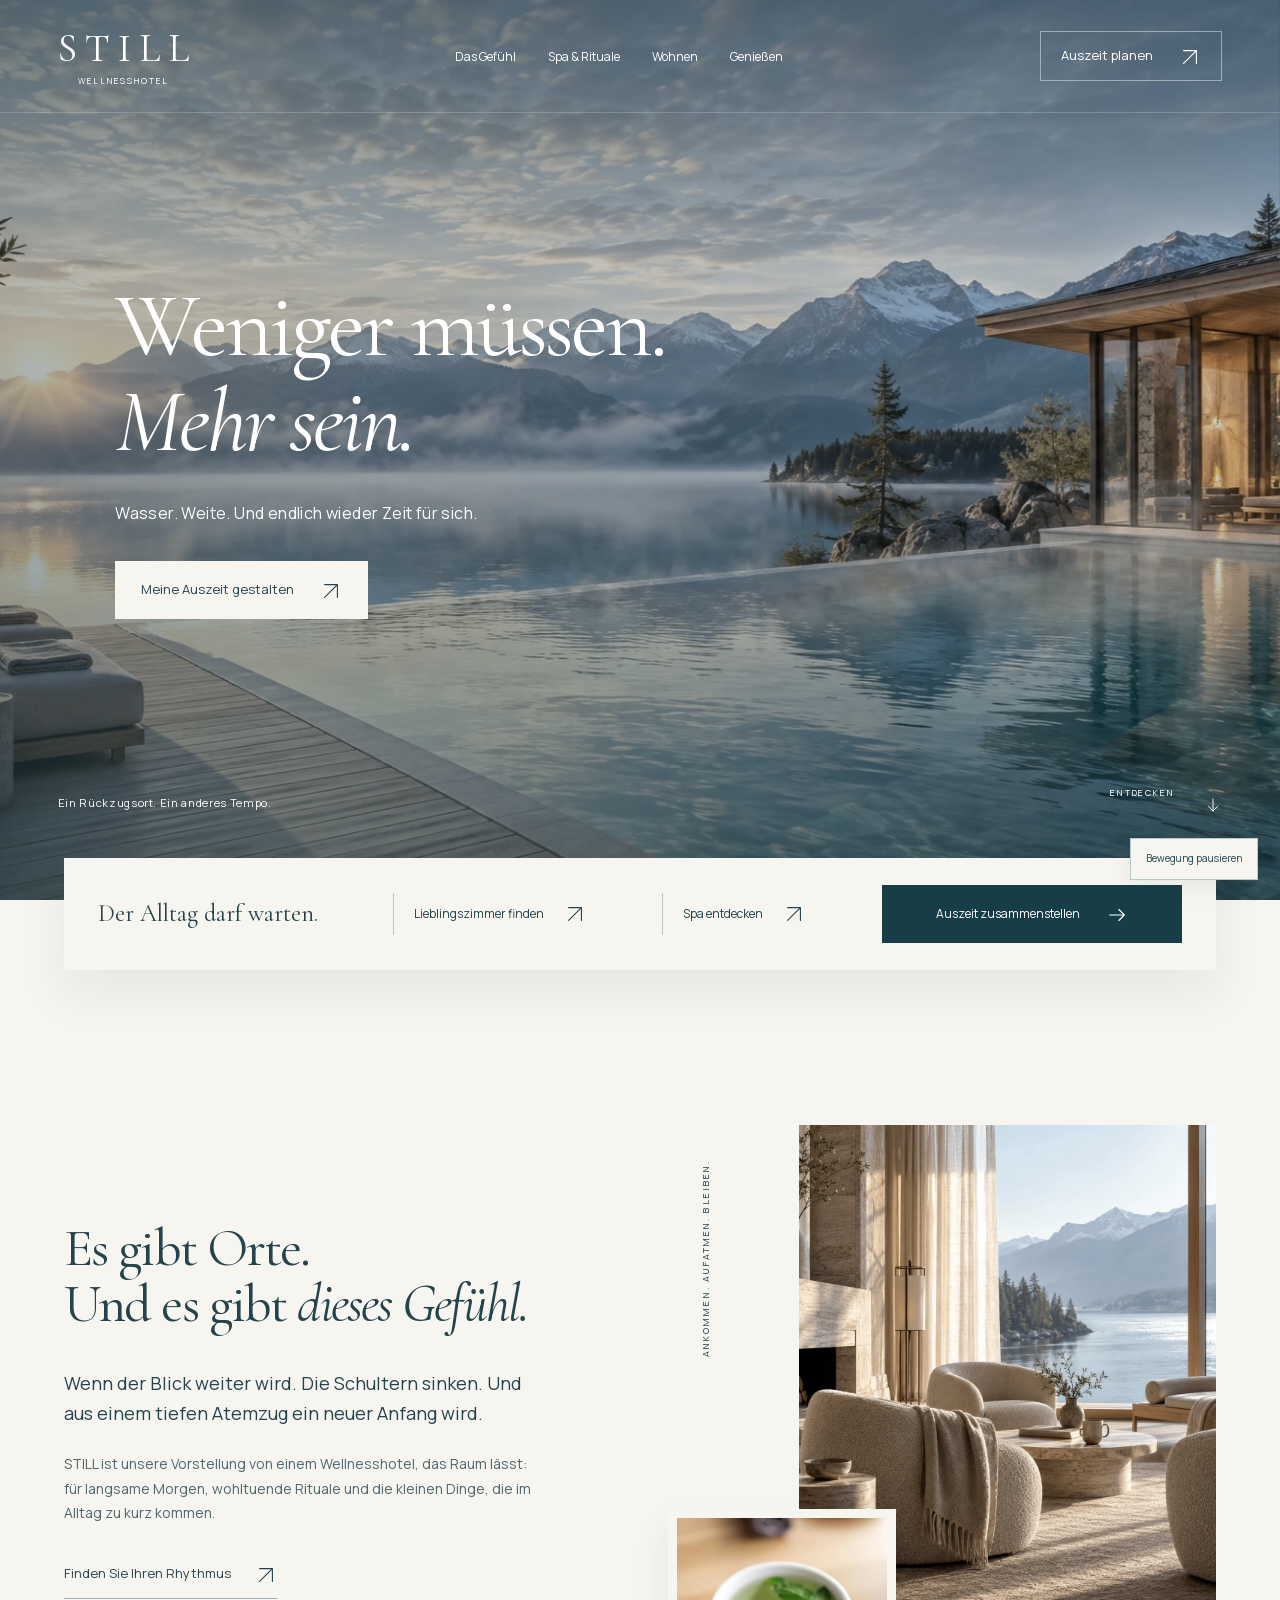
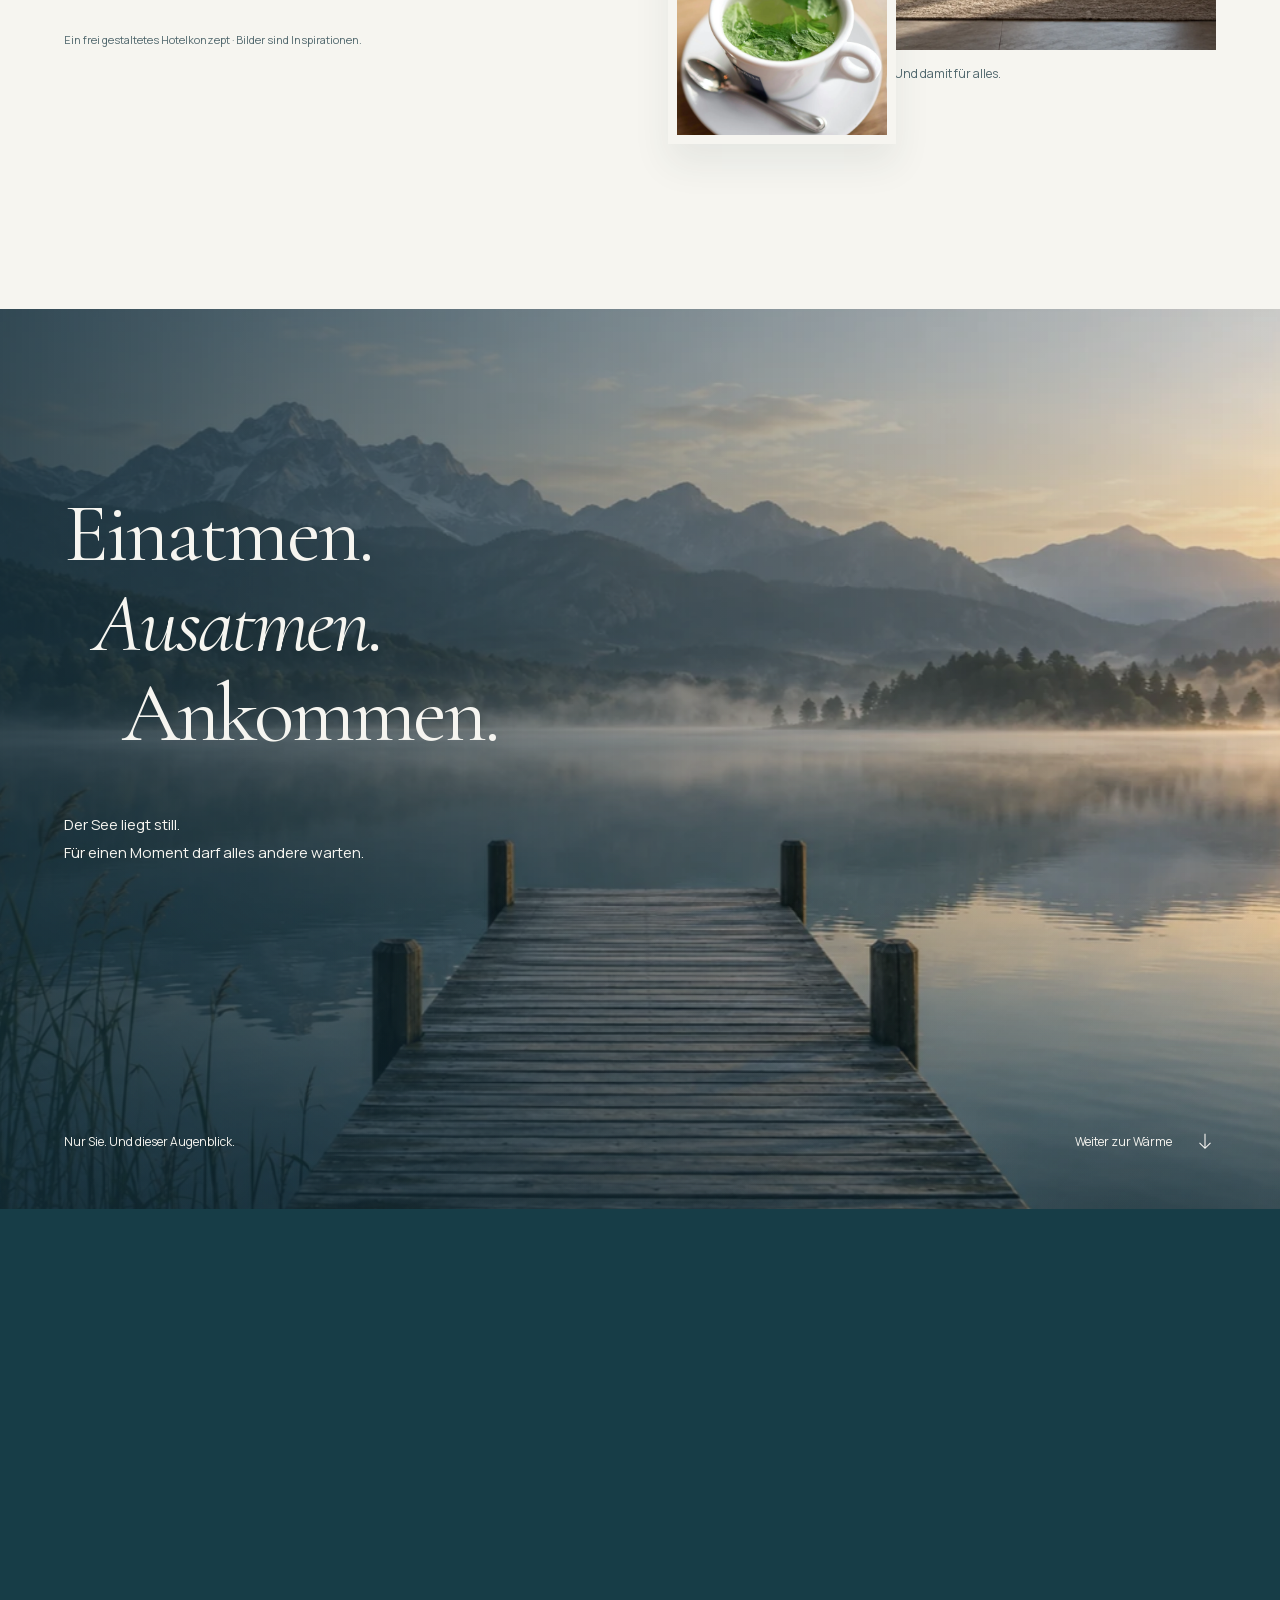
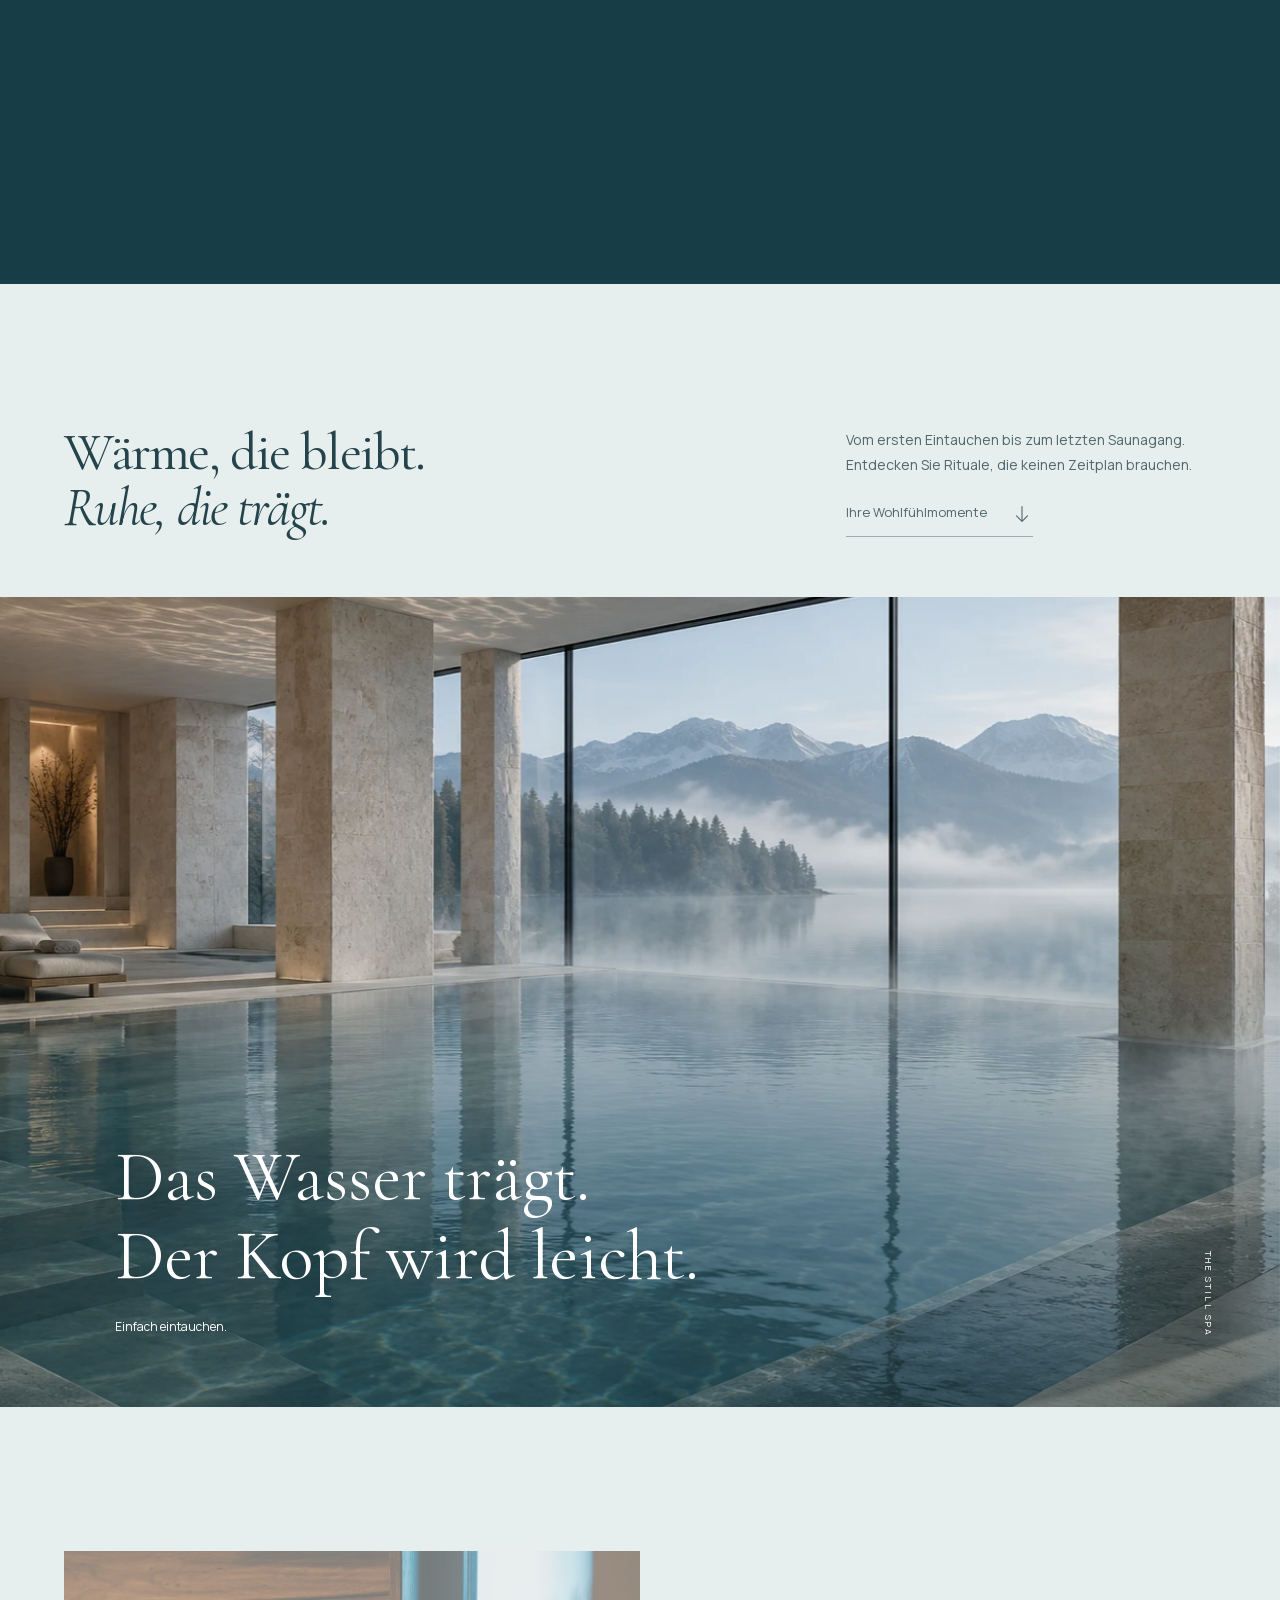
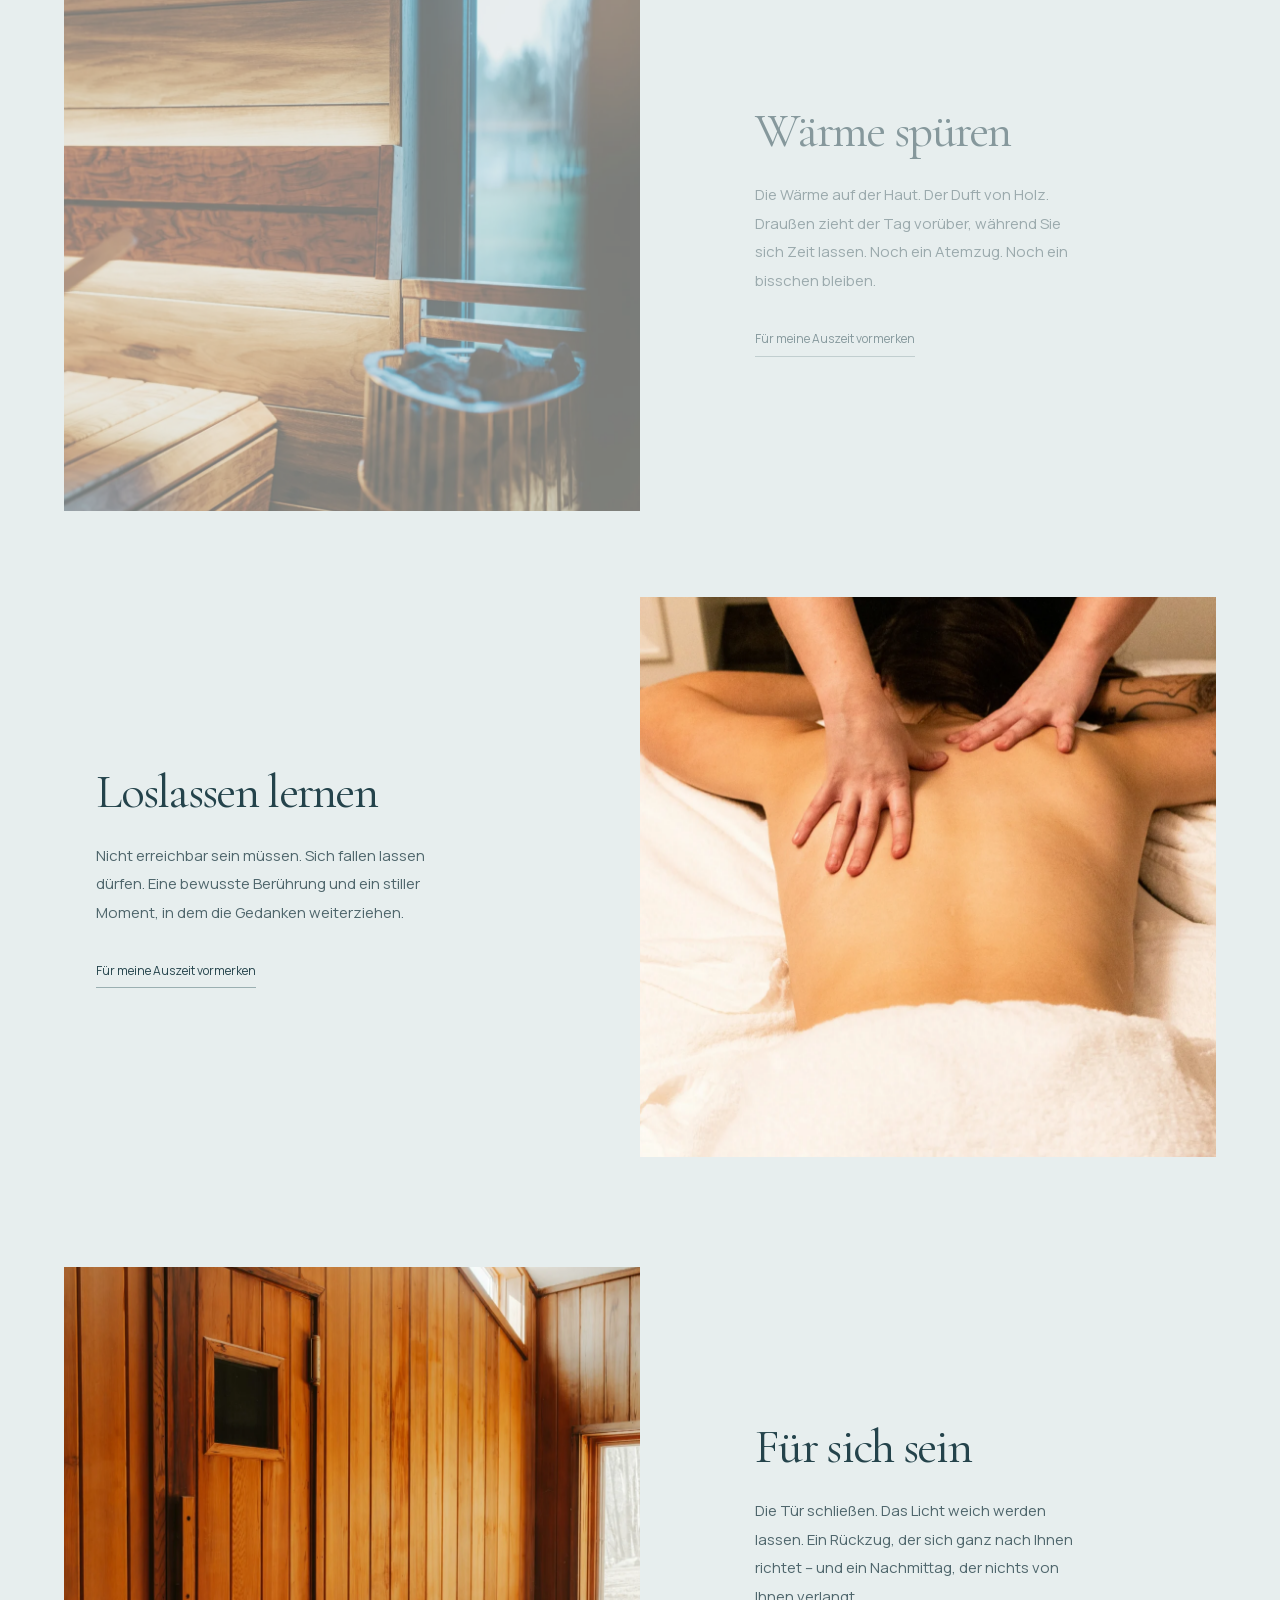
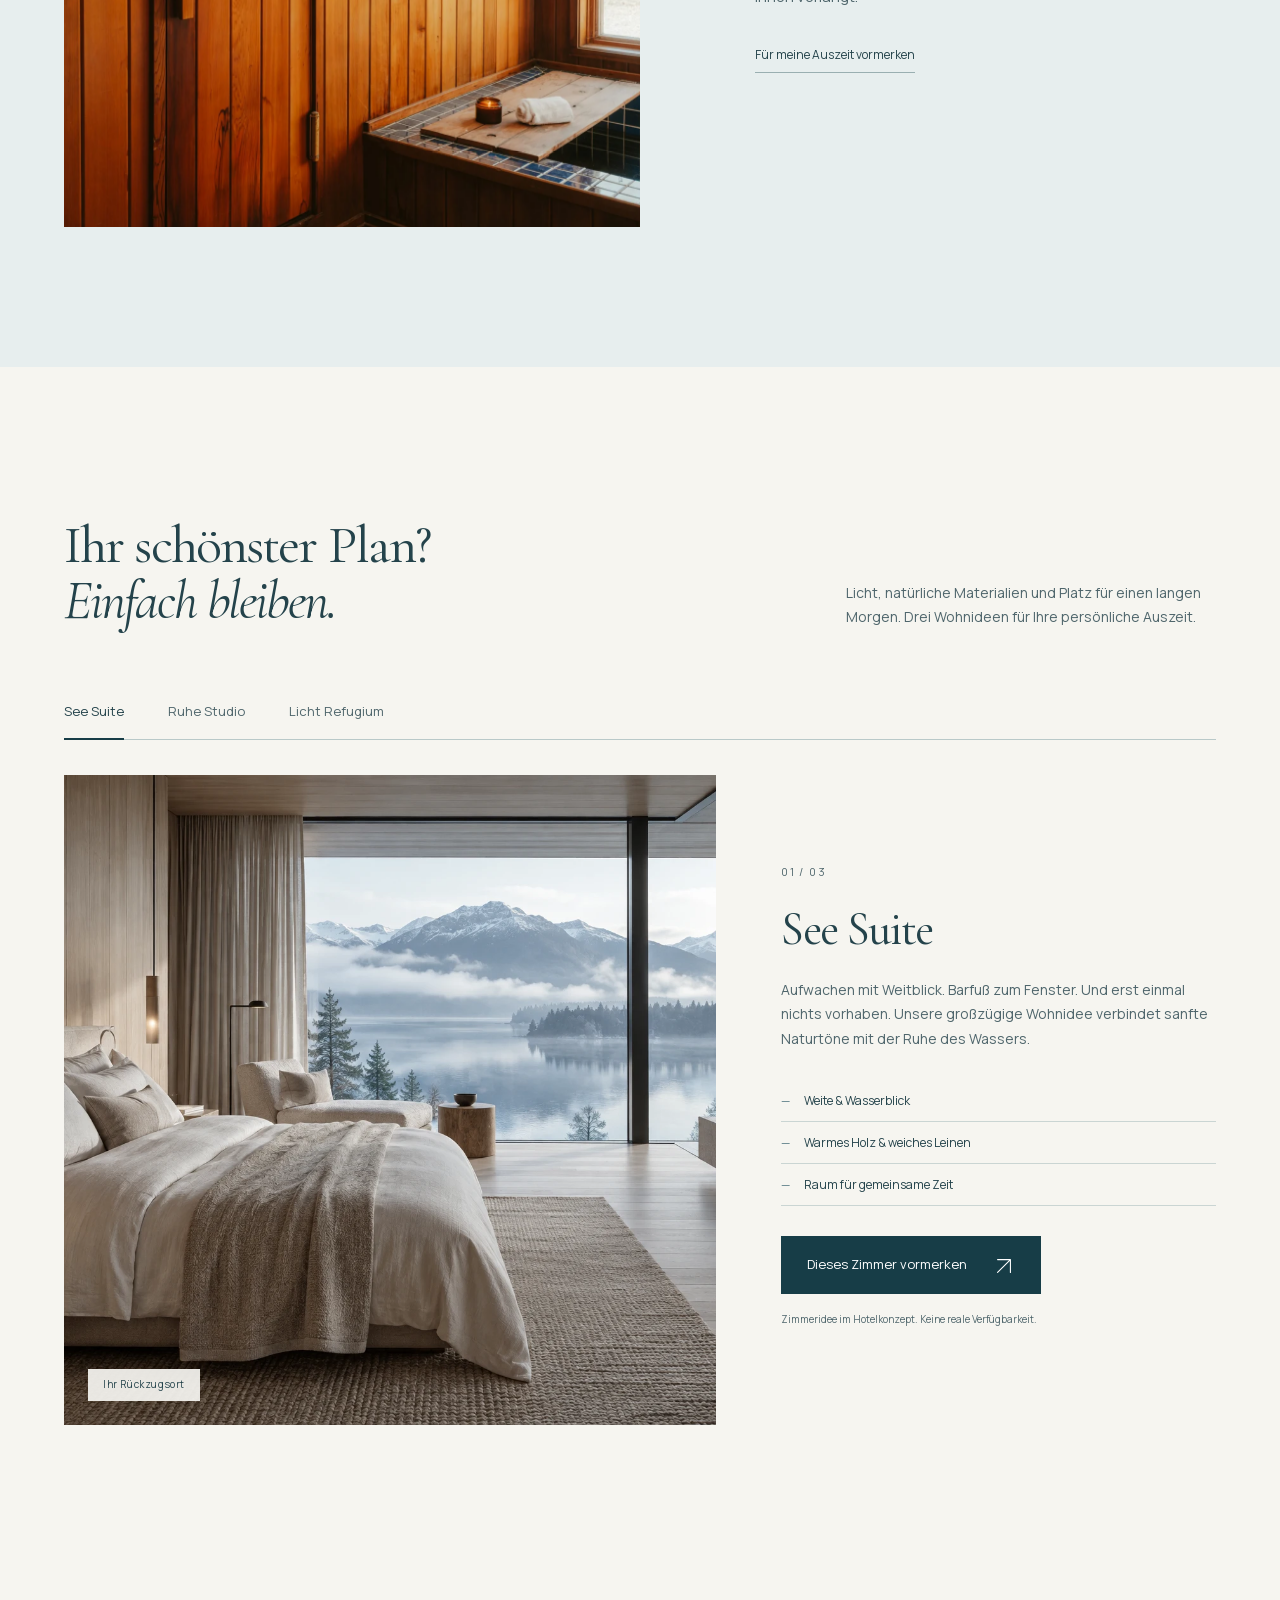
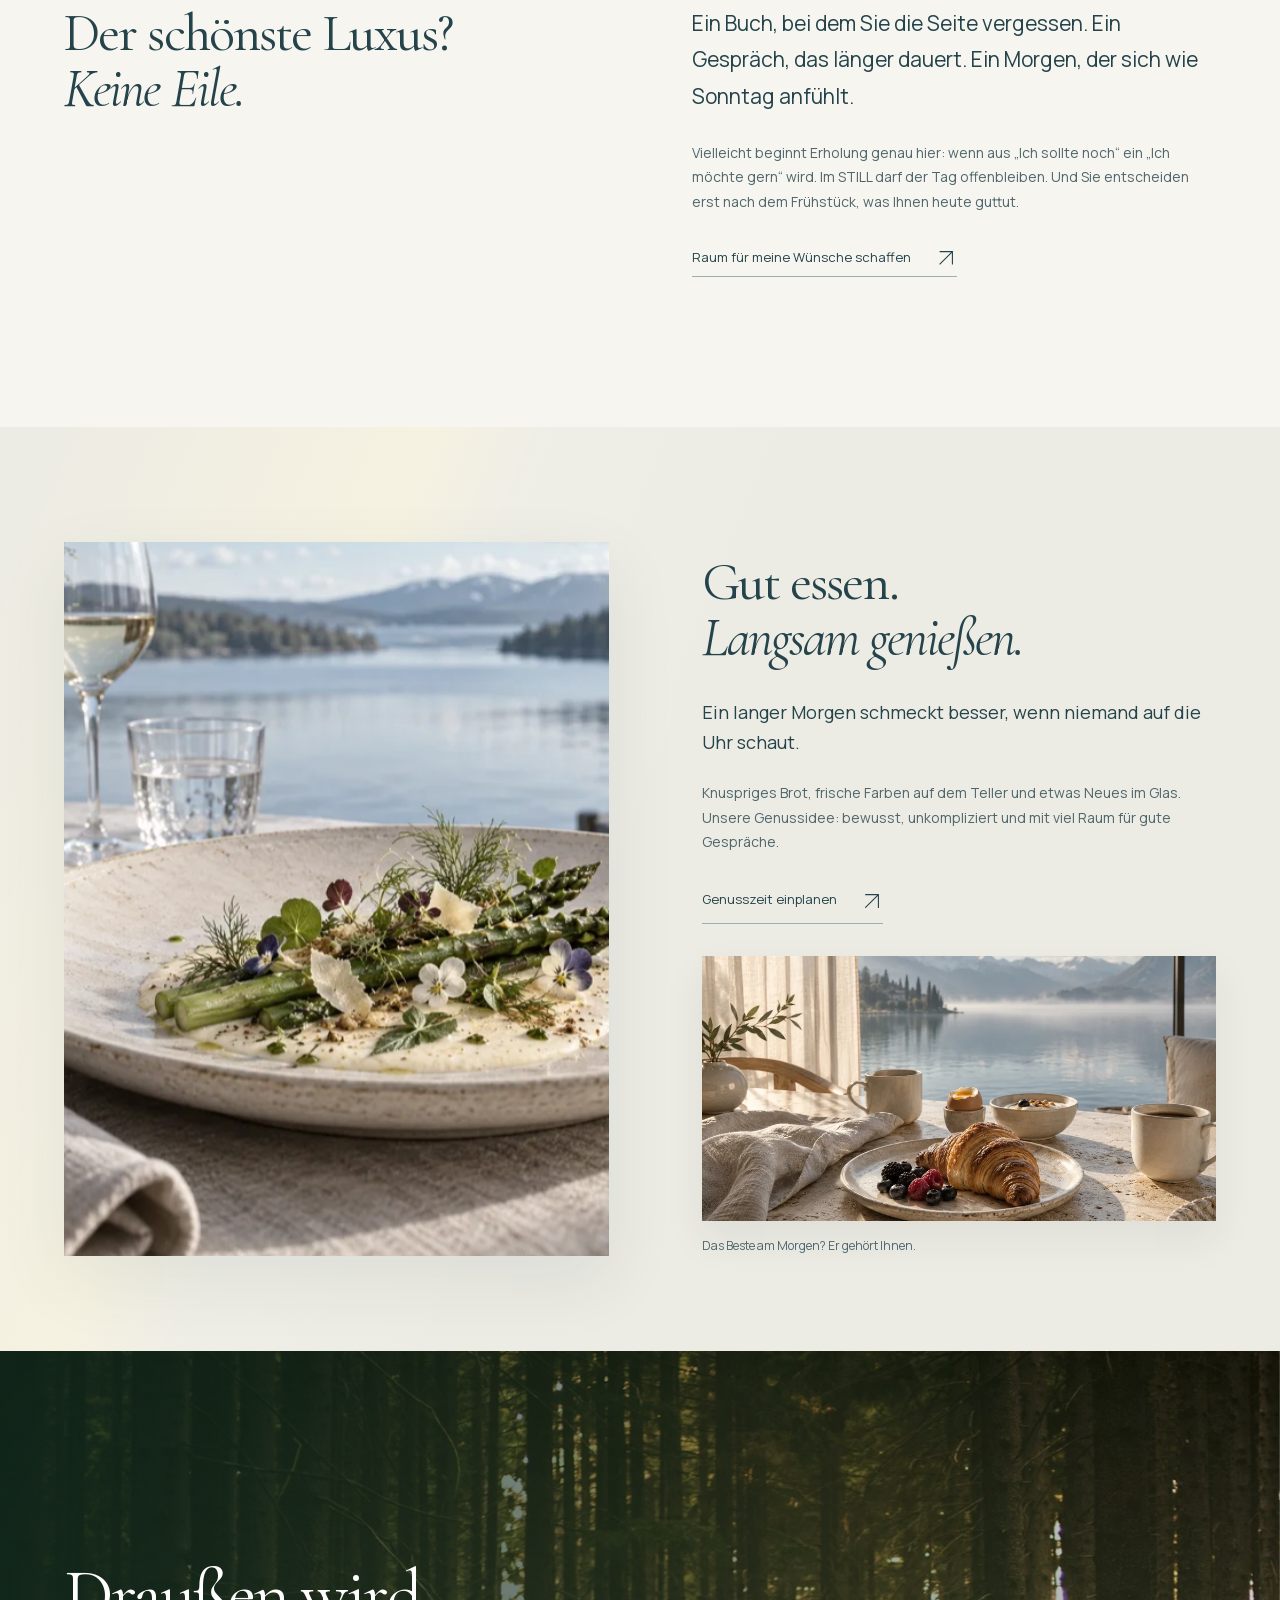
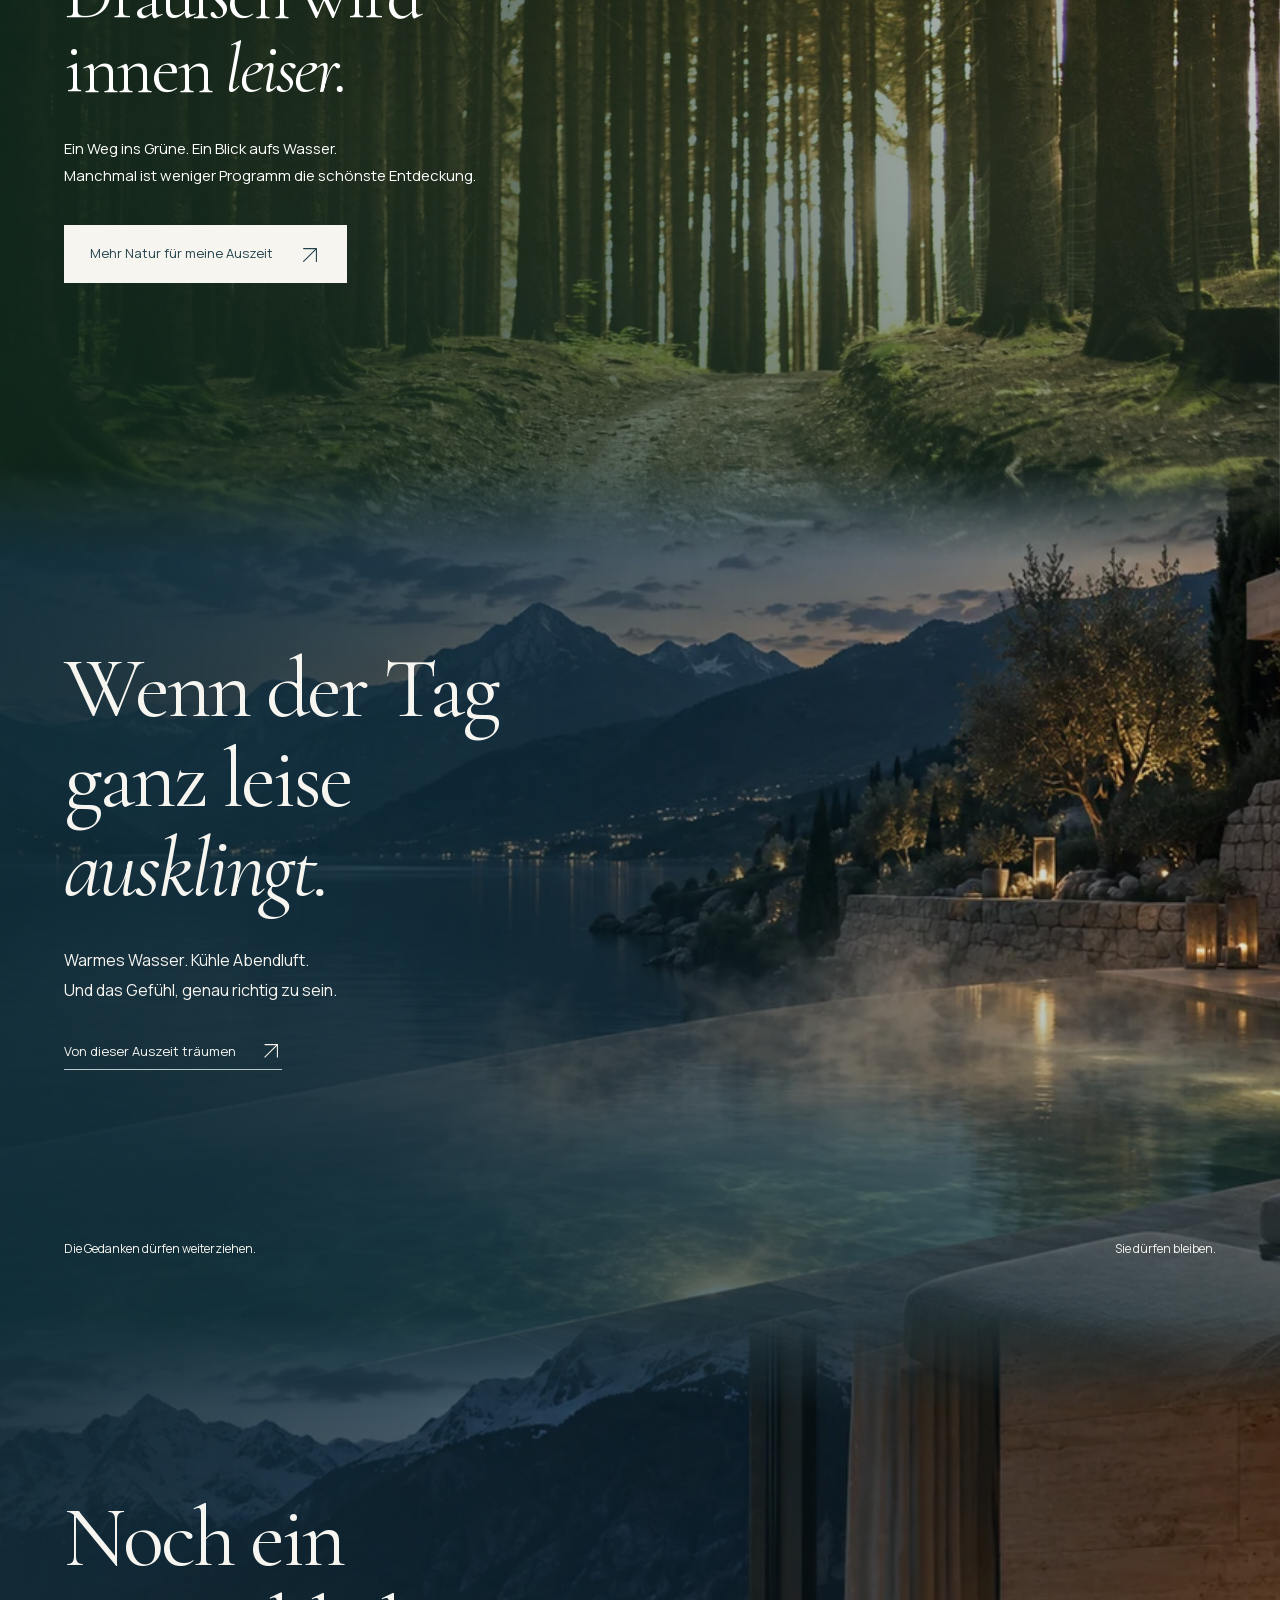
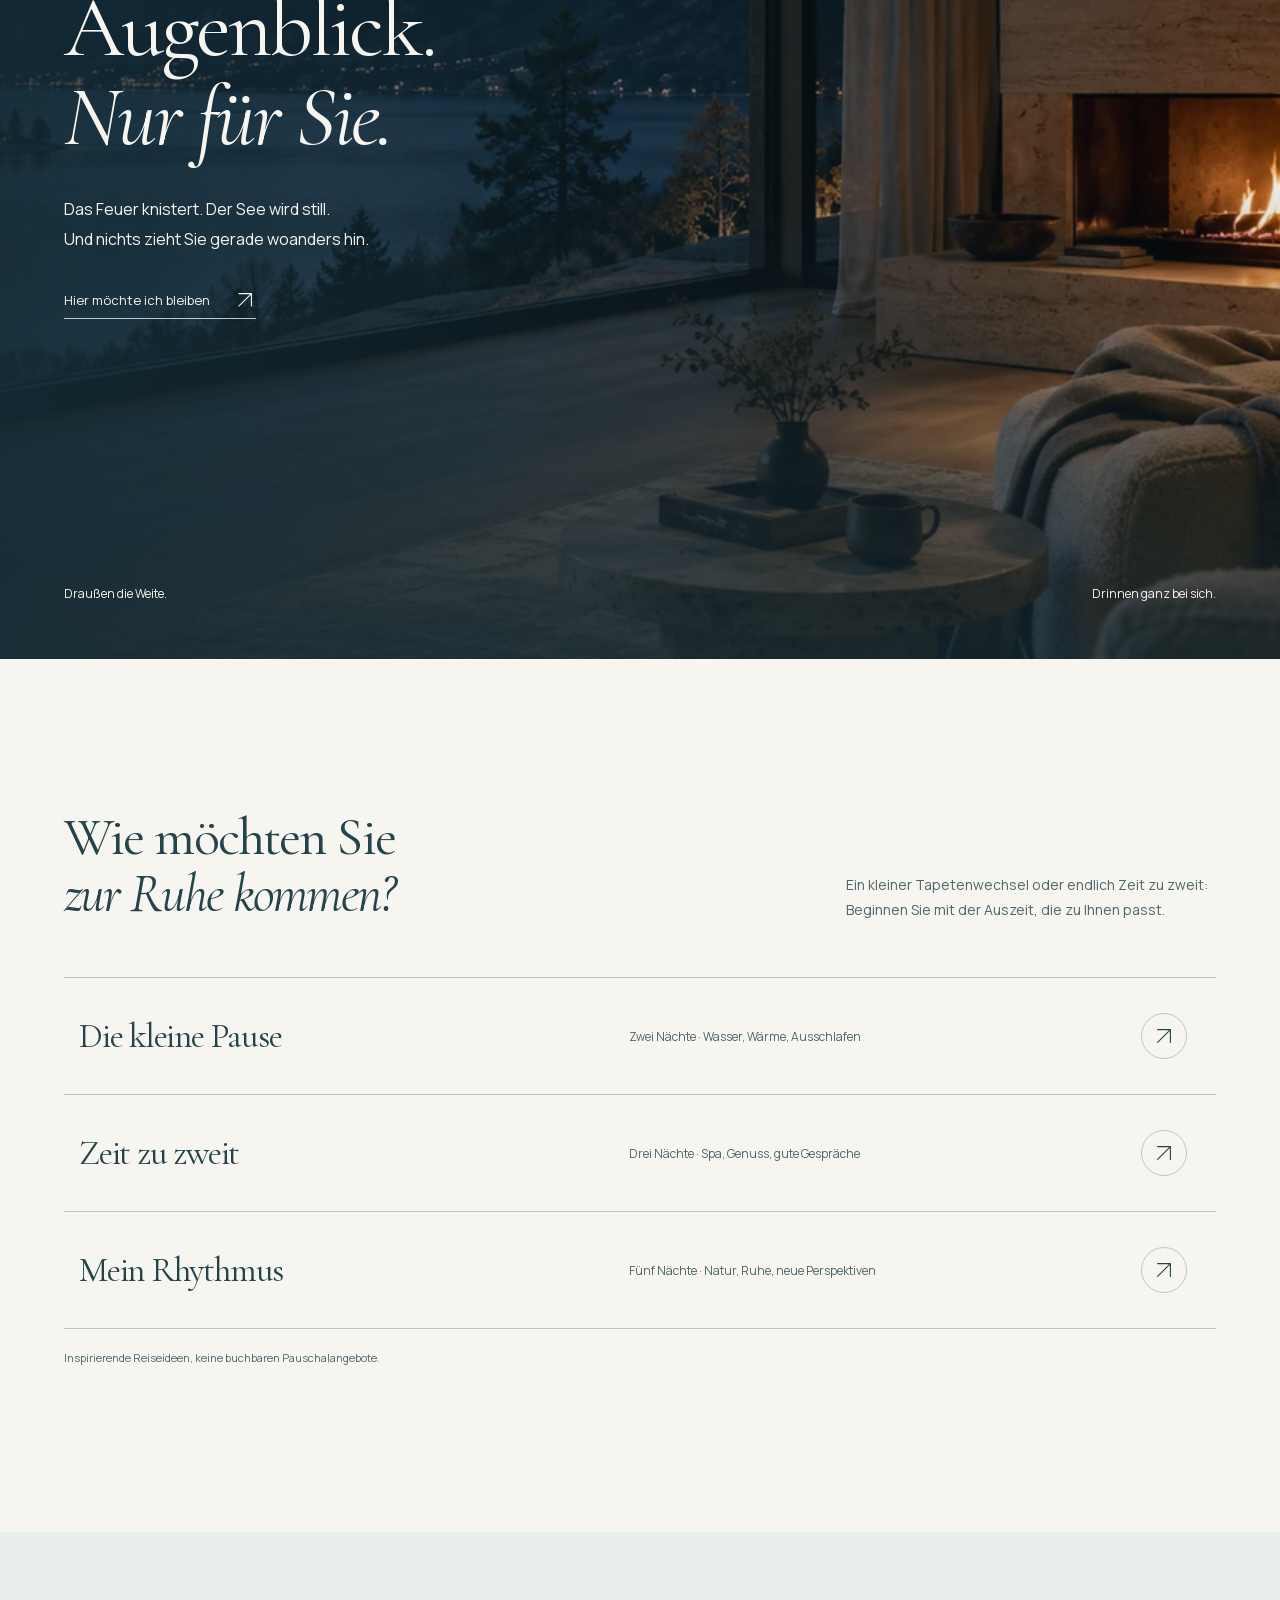
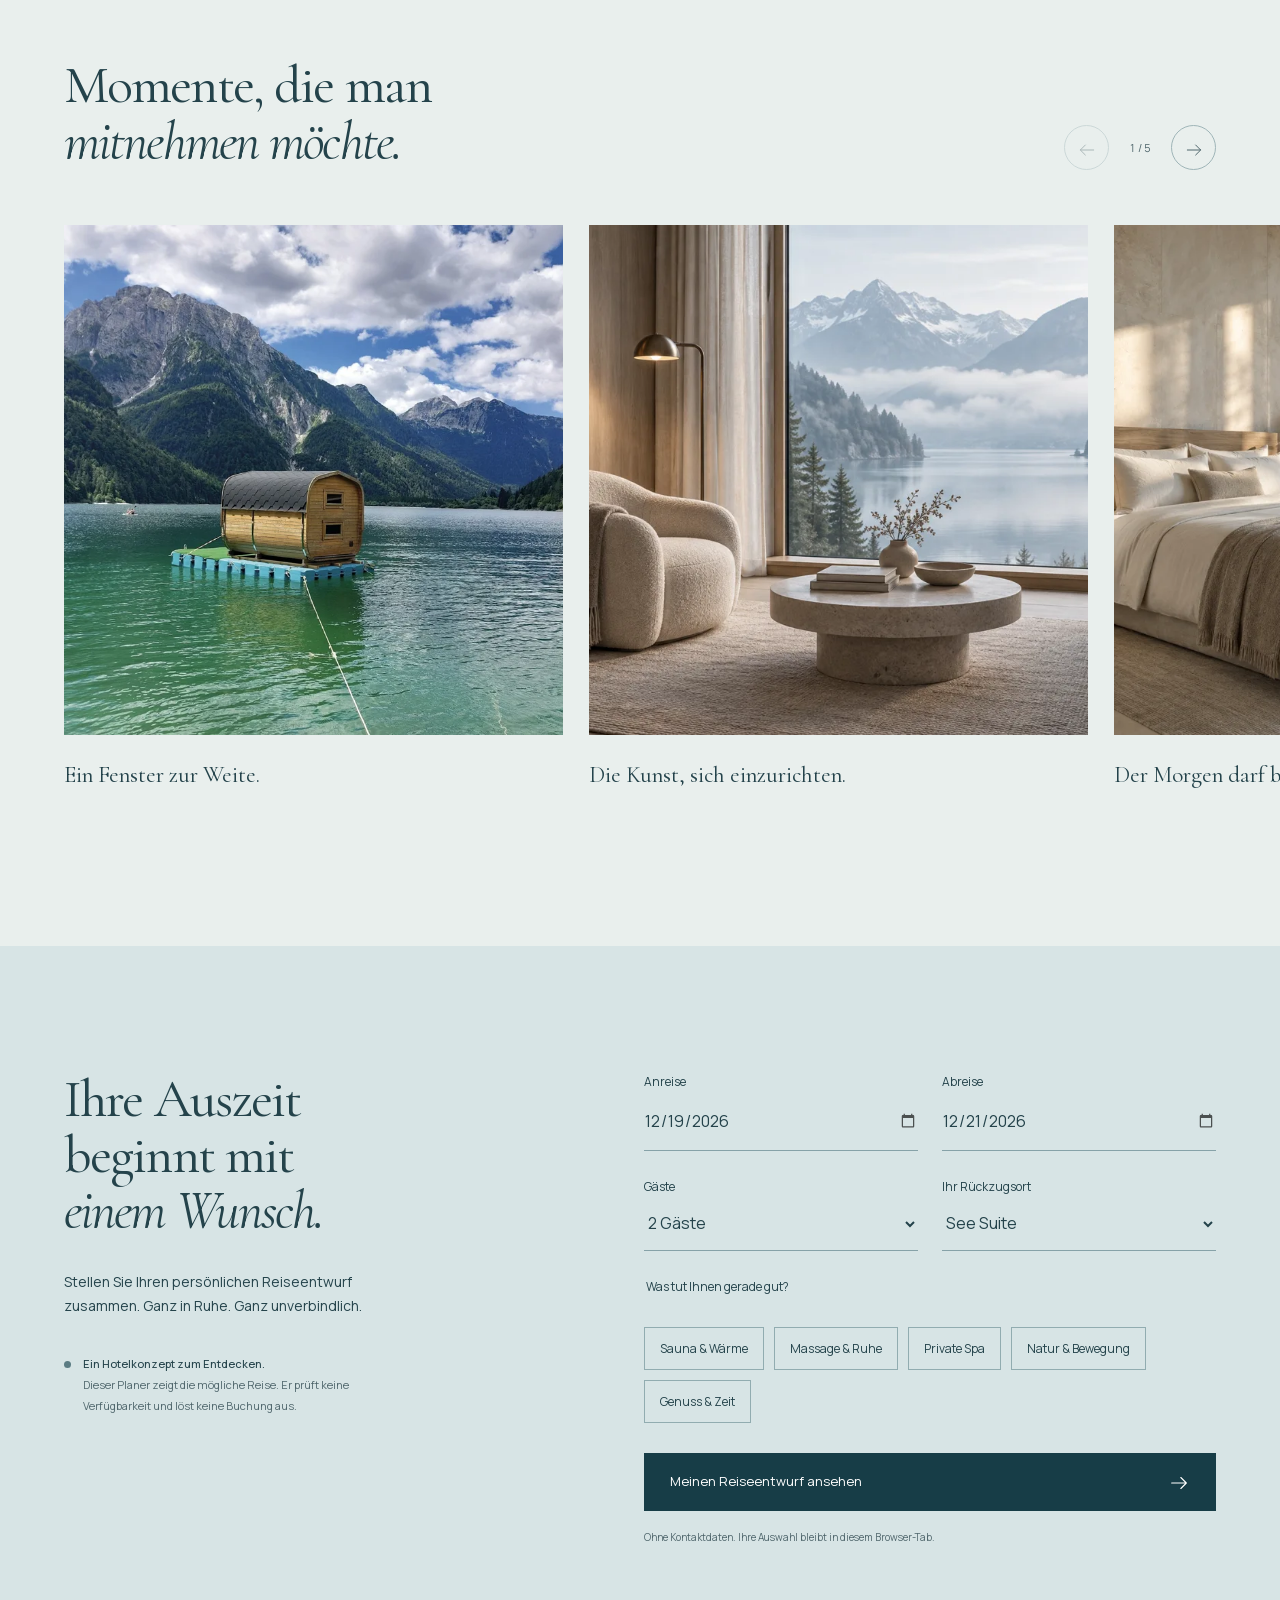
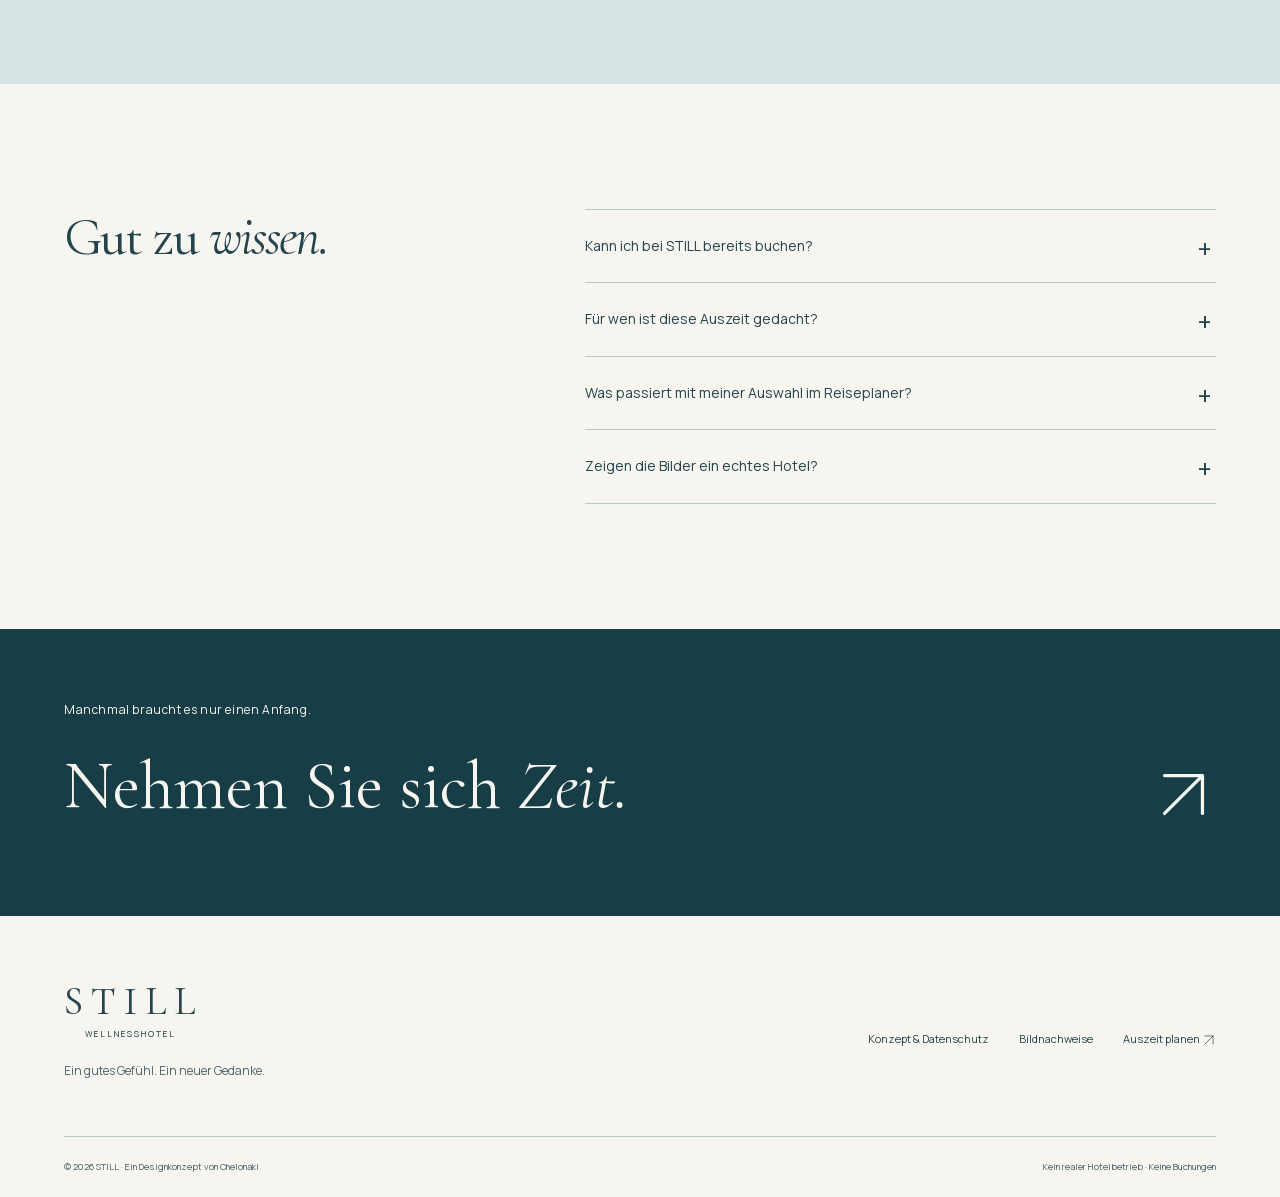
<file: public/index.html>
<!doctype html>
<html lang="de">
<head>
<meta charset="utf-8"><meta name="viewport" content="width=device-width, initial-scale=1">
<title>STILL — Ein Ort, um wieder bei sich anzukommen.</title>
<meta name="description" content="Ein Wellnesshotel-Konzept zwischen Wasser, Weite und Wärme. Entdecken Sie Spa-Rituale, ruhige Zimmer und Ihre persönliche Auszeit.">
<meta name="robots" content="noindex, nofollow"><meta name="theme-color" content="#edf1ee">
<link rel="canonical" href="https://o-some.github.io/wellnesshotell/">
<meta property="og:title" content="STILL · Wellnesshotel"><meta property="og:description" content="Weniger müssen. Mehr sein. Ein Hotelkonzept für Ihre nächste Auszeit."><meta property="og:image" content="https://o-some.github.io/wellnesshotell/assets/hero.webp"><meta property="og:type" content="website">
<link rel="icon" href="assets/favicon.svg" type="image/svg+xml"><link rel="stylesheet" href="styles.css?v=still-mobile-motion-5"><link rel="stylesheet" href="cinematic.css?v=still-mobile-motion-5">
<link rel="preload" href="assets/display.woff2" as="font" type="font/woff2" crossorigin><link rel="preload" href="assets/hero.webp" as="image" fetchpriority="high">
<script src="app.js?v=still-mobile-motion-5" defer></script>
</head>
<body>
<a class="skip" href="#main">Zum Inhalt</a>
<div class="reading-progress" aria-hidden="true"></div>
<header class="header" id="header">
<a class="wordmark" href="#" aria-label="STILL Startseite">STILL<span>WELLNESSHOTEL</span></a>
<nav class="nav" id="navigation" aria-label="Hauptnavigation"><a href="#philosophie">Das Gefühl</a><a href="#spa">Spa & Rituale</a><a href="#zimmer">Wohnen</a><a href="#genuss">Genießen</a></nav>
<a class="button nav-cta" href="#auszeit">Auszeit planen <span aria-hidden="true"><svg class="icon" viewBox="0 0 24 24" aria-hidden="true" fill="none" stroke="currentColor" stroke-width="1.2" stroke-linecap="round" stroke-linejoin="round"><path d="M5 19 19 5M5 5h14v14"/></svg></span></a>
<button class="menu-toggle" aria-expanded="false" aria-controls="navigation" aria-label="Menü öffnen"><span></span><span></span></button>
</header>
<main id="main">
<section class="hero" aria-labelledby="hero-title">
<img class="hero-image" src="assets/hero.webp" width="1672" height="941" alt="Architekturvision: ein stiller Infinitypool vor einem See und nebligen Bergen" fetchpriority="high">
<div class="hero-shade"></div><div class="mist" aria-hidden="true"></div>
<div class="hero-content"><h1 id="hero-title">Weniger müssen.<br><em>Mehr sein.</em></h1><p>Wasser. Weite. Und endlich wieder Zeit für sich.</p><a class="button light" href="#auszeit">Meine Auszeit gestalten <span aria-hidden="true"><svg class="icon" viewBox="0 0 24 24" aria-hidden="true" fill="none" stroke="currentColor" stroke-width="1.2" stroke-linecap="round" stroke-linejoin="round"><path d="M5 19 19 5M5 5h14v14"/></svg></span></a></div>
<div class="hero-foot"><span>Ein Rückzugsort. Ein anderes Tempo.</span><a href="#philosophie" aria-label="Das Hotelkonzept entdecken">ENTDECKEN <span aria-hidden="true"><svg class="icon" viewBox="0 0 24 24" aria-hidden="true" fill="none" stroke="currentColor" stroke-width="1.2" stroke-linecap="round" stroke-linejoin="round"><path d="M12 4v16m-6-6 6 6 6-6"/></svg></span></a><button class="motion-toggle" aria-pressed="false" aria-label="Bewegung pausieren">Bewegung pausieren</button></div>
</section>
<div class="quick-plan wrap">
<div><p>Der Alltag darf warten.</p></div>
<a href="#zimmer">Lieblingszimmer finden <span aria-hidden="true"><svg class="icon" viewBox="0 0 24 24" aria-hidden="true" fill="none" stroke="currentColor" stroke-width="1.2" stroke-linecap="round" stroke-linejoin="round"><path d="M5 19 19 5M5 5h14v14"/></svg></span></a><a href="#spa">Spa entdecken <span aria-hidden="true"><svg class="icon" viewBox="0 0 24 24" aria-hidden="true" fill="none" stroke="currentColor" stroke-width="1.2" stroke-linecap="round" stroke-linejoin="round"><path d="M5 19 19 5M5 5h14v14"/></svg></span></a><a href="#auszeit" class="button">Auszeit zusammenstellen <span aria-hidden="true"><svg class="icon" viewBox="0 0 24 24" aria-hidden="true" fill="none" stroke="currentColor" stroke-width="1.2" stroke-linecap="round" stroke-linejoin="round"><path d="M4 12h16m-6-6 6 6-6 6"/></svg></span></a>
</div>
<section class="intro wrap section" id="philosophie">
<div class="intro-copy"><h2>Es gibt Orte.<br>Und es gibt <em>dieses Gefühl.</em></h2><p class="lead">Wenn der Blick weiter wird. Die Schultern sinken. Und aus einem tiefen Atemzug ein neuer Anfang wird.</p><p>STILL ist unsere Vorstellung von einem Wellnesshotel, das Raum lässt: für langsame Morgen, wohltuende Rituale und die kleinen Dinge, die im Alltag zu kurz kommen.</p><a class="text-link" href="#spa">Finden Sie Ihren Rhythmus <span aria-hidden="true"><svg class="icon" viewBox="0 0 24 24" aria-hidden="true" fill="none" stroke="currentColor" stroke-width="1.2" stroke-linecap="round" stroke-linejoin="round"><path d="M5 19 19 5M5 5h14v14"/></svg></span></a><span class="fine-note">Ein frei gestaltetes Hotelkonzept · Bilder sind Inspirationen.</span></div>
<div class="intro-art"><figure class="tall reveal"><img src="assets/lounge.webp" alt="Heller Ruheraum mit Naturmaterialien und Blick aufs Wasser" width="1122" height="1402" loading="lazy" srcset="assets/lounge-640.webp 512w, assets/lounge-1000.webp 800w, assets/lounge.webp 1122w" sizes="(max-width:780px) 100vw, 65vw"><figcaption>Raum für nichts. Und damit für alles.</figcaption></figure><figure class="small-image reveal"><img src="assets/tea.webp" alt="Eine Tasse Kräutertee mit frischen Minzblättern" width="1200" height="1800" loading="lazy" srcset="assets/tea-640.webp 427w, assets/tea-1000.webp 667w, assets/tea.webp 1200w" sizes="(max-width:780px) 100vw, 65vw"></figure><span class="vertical-note" aria-hidden="true">ANKOMMEN. AUFATMEN. BLEIBEN.</span></div>
</section>
<section class="breathing-scene" id="ankommen" aria-labelledby="breathe-title">
<div class="breathing-stage">
<div class="breathing-frame"><img src="assets/dawn.webp" srcset="assets/dawn-800.webp 800w, assets/dawn-1440.webp 1440w, assets/dawn.webp 1672w" sizes="100vw" width="1672" height="941" loading="lazy" alt="Ein stiller Steg führt im zarten Morgennebel auf den See hinaus"><div class="cinema-shade"></div></div>
<div class="breathing-copy wrap"><h2 id="breathe-title"><span>Einatmen.</span><span><em>Ausatmen.</em></span><span>Ankommen.</span></h2><p>Der See liegt still.<br>Für einen Moment darf alles andere warten.</p></div>
<div class="scene-bottom wrap"><span>Nur Sie. Und dieser Augenblick.</span><a href="#spa">Weiter zur Wärme <svg class="icon" viewBox="0 0 24 24" fill="none" stroke="currentColor" stroke-width="1.2" aria-hidden="true"><path d="M12 4v16m-6-6 6 6 6-6"/></svg></a></div>
</div></section>
<section class="spa section" id="spa">
<div class="wrap section-heading"><h2>Wärme, die bleibt.<br><em>Ruhe, die trägt.</em></h2><div><p>Vom ersten Eintauchen bis zum letzten Saunagang. Entdecken Sie Rituale, die keinen Zeitplan brauchen.</p><a class="text-link" href="#rituale">Ihre Wohlfühlmomente <span aria-hidden="true"><svg class="icon" viewBox="0 0 24 24" aria-hidden="true" fill="none" stroke="currentColor" stroke-width="1.2" stroke-linecap="round" stroke-linejoin="round"><path d="M12 4v16m-6-6 6 6 6-6"/></svg></span></a></div></div>
<div class="pool-scene parallax-scene light-scene"><img src="assets/pool.webp" data-parallax="0.16" alt="Lichtdurchfluteter Innenpool mit Blick auf eine ruhige Seenlandschaft" width="1536" height="1024" loading="lazy" srcset="assets/pool-640.webp 640w, assets/pool-1000.webp 1000w, assets/pool.webp 1536w" sizes="100vw"><div class="scene-shade"></div><div class="pool-caption"><span>Das Wasser trägt.<br>Der Kopf wird leicht.</span><p>Einfach eintauchen.</p></div><span class="scene-tag">THE STILL SPA</span></div>
<div class="rituals wrap" id="rituale">
<article class="ritual reveal"><div class="image-frame"><img src="assets/sauna.webp" alt="Warme Holzsauna mit indirektem Licht" width="1200" height="1800" loading="lazy" srcset="assets/sauna-640.webp 427w, assets/sauna-1000.webp 667w, assets/sauna.webp 1200w" sizes="(max-width:780px) 100vw, 65vw"></div><div class="ritual-story"><div class="ritual-title"><h3>Wärme spüren</h3><span aria-hidden="true"><svg class="icon" viewBox="0 0 24 24" aria-hidden="true" fill="none" stroke="currentColor" stroke-width="1.2" stroke-linecap="round" stroke-linejoin="round"><path d="M5 19 19 5M5 5h14v14"/></svg></span></div><p>Die Wärme auf der Haut. Der Duft von Holz. Draußen zieht der Tag vorüber, während Sie sich Zeit lassen. Noch ein Atemzug. Noch ein bisschen bleiben.</p><button class="text-link choose-interest" data-interest="Sauna & Wärme">Für meine Auszeit vormerken</button></div></article>
<article class="ritual reveal"><div class="image-frame"><img src="assets/massage.webp" alt="Detail einer entspannenden Rückenmassage" width="1200" height="1800" loading="lazy" srcset="assets/massage-640.webp 427w, assets/massage-1000.webp 667w, assets/massage.webp 1200w" sizes="(max-width:780px) 100vw, 65vw"></div><div class="ritual-story"><div class="ritual-title"><h3>Loslassen lernen</h3><span aria-hidden="true"><svg class="icon" viewBox="0 0 24 24" aria-hidden="true" fill="none" stroke="currentColor" stroke-width="1.2" stroke-linecap="round" stroke-linejoin="round"><path d="M5 19 19 5M5 5h14v14"/></svg></span></div><p>Nicht erreichbar sein müssen. Sich fallen lassen dürfen. Eine bewusste Berührung und ein stiller Moment, in dem die Gedanken weiterziehen.</p><button class="text-link choose-interest" data-interest="Massage & Ruhe">Für meine Auszeit vormerken</button></div></article>
<article class="ritual reveal"><div class="image-frame"><img src="assets/bath.webp" alt="Holzverkleideter privater Spa-Raum mit warmem Licht" width="1200" height="1800" loading="lazy" srcset="assets/bath-640.webp 427w, assets/bath-1000.webp 667w, assets/bath.webp 1200w" sizes="(max-width:780px) 100vw, 65vw"></div><div class="ritual-story"><div class="ritual-title"><h3>Für sich sein</h3><span aria-hidden="true"><svg class="icon" viewBox="0 0 24 24" aria-hidden="true" fill="none" stroke="currentColor" stroke-width="1.2" stroke-linecap="round" stroke-linejoin="round"><path d="M5 19 19 5M5 5h14v14"/></svg></span></div><p>Die Tür schließen. Das Licht weich werden lassen. Ein Rückzug, der sich ganz nach Ihnen richtet – und ein Nachmittag, der nichts von Ihnen verlangt.</p><button class="text-link choose-interest" data-interest="Private Spa">Für meine Auszeit vormerken</button></div></article>
</div>
</section>
<section class="rooms wrap section" id="zimmer">
<div class="section-heading"><h2>Ihr schönster Plan?<br><em>Einfach bleiben.</em></h2><p>Licht, natürliche Materialien und Platz für einen langen Morgen. Drei Wohnideen für Ihre persönliche Auszeit.</p></div>
<div class="room-tabs" role="tablist" aria-label="Zimmer entdecken"><button role="tab" aria-selected="true" aria-controls="room-panel" id="tab-see" data-room="see">See Suite</button><button role="tab" aria-selected="false" aria-controls="room-panel" id="tab-ruhe" data-room="ruhe" tabindex="-1">Ruhe Studio</button><button role="tab" aria-selected="false" aria-controls="room-panel" id="tab-licht" data-room="licht" tabindex="-1">Licht Refugium</button></div>
<div class="room-feature" id="room-panel" role="tabpanel" aria-labelledby="tab-see" tabindex="0"><div class="room-picture"><img id="room-image" src="assets/suite.webp" width="1536" height="1024" alt="Suite mit hellem Leinenbett und Blick auf einen See" loading="lazy"><span class="image-label">Ihr Rückzugsort</span></div><div class="room-description"><span class="room-counter" aria-hidden="true">01 / 03</span><h3 id="room-title">See Suite</h3><p id="room-copy">Aufwachen mit Weitblick. Barfuß zum Fenster. Und erst einmal nichts vorhaben. Unsere großzügige Wohnidee verbindet sanfte Naturtöne mit der Ruhe des Wassers.</p><ul id="room-features"><li>Weite & Wasserblick</li><li>Warmes Holz & weiches Leinen</li><li>Raum für gemeinsame Zeit</li></ul><button id="select-room" class="button">Dieses Zimmer vormerken <span aria-hidden="true"><svg class="icon" viewBox="0 0 24 24" aria-hidden="true" fill="none" stroke="currentColor" stroke-width="1.2" stroke-linecap="round" stroke-linejoin="round"><path d="M5 19 19 5M5 5h14v14"/></svg></span></button><p class="fine-note">Zimmeridee im Hotelkonzept. Keine reale Verfügbarkeit.</p></div></div>
</section>
<section class="slow-living section wrap" aria-labelledby="slow-title"><div><h2 id="slow-title">Der schönste Luxus?<br><em>Keine Eile.</em></h2></div><div class="slow-copy"><p class="lead">Ein Buch, bei dem Sie die Seite vergessen. Ein Gespräch, das länger dauert. Ein Morgen, der sich wie Sonntag anfühlt.</p><p>Vielleicht beginnt Erholung genau hier: wenn aus „Ich sollte noch“ ein „Ich möchte gern“ wird. Im STILL darf der Tag offenbleiben. Und Sie entscheiden erst nach dem Frühstück, was Ihnen heute guttut.</p><a class="text-link" href="#auszeit">Raum für meine Wünsche schaffen <svg class="icon" viewBox="0 0 24 24" fill="none" stroke="currentColor" stroke-width="1.2" aria-hidden="true"><path d="M5 19 19 5M5 5h14v14"/></svg></a></div></section>
<section class="food section light-scene" id="genuss"><div class="food-layout wrap"><div class="food-main reveal dining-depth"><img src="assets/dinner.webp" alt="Saisonal inspiriertes Gericht mit grünem Spargel, Kräutern und Blüten" width="1536" height="1024" loading="lazy" srcset="assets/dinner-640.webp 640w, assets/dinner-1000.webp 1000w, assets/dinner.webp 1536w" sizes="(max-width:780px) 100vw, 65vw"></div><div class="food-copy"><h2>Gut essen.<br><em>Langsam genießen.</em></h2><p class="lead">Ein langer Morgen schmeckt besser, wenn niemand auf die Uhr schaut.</p><p>Knuspriges Brot, frische Farben auf dem Teller und etwas Neues im Glas. Unsere Genussidee: bewusst, unkompliziert und mit viel Raum für gute Gespräche.</p><a class="text-link" href="#auszeit">Genusszeit einplanen <span aria-hidden="true"><svg class="icon" viewBox="0 0 24 24" aria-hidden="true" fill="none" stroke="currentColor" stroke-width="1.2" stroke-linecap="round" stroke-linejoin="round"><path d="M5 19 19 5M5 5h14v14"/></svg></span></a></div><figure class="breakfast reveal dining-detail"><img src="assets/breakfast-v2.webp" alt="Ruhiges Frühstück mit Croissant und Keramikgeschirr am See" width="1536" height="1024" loading="lazy" srcset="assets/breakfast-v2-640.webp 640w, assets/breakfast-v2-1000.webp 1000w, assets/breakfast-v2.webp 1536w" sizes="(max-width:780px) 100vw, 65vw"><figcaption>Das Beste am Morgen? Er gehört Ihnen.</figcaption></figure></div></section>
<section class="nature parallax-scene" id="natur"><img src="assets/forest.webp" data-parallax="0.14" alt="Sonnenstrahlen fallen auf einen ruhigen Waldweg" width="1800" height="1200" loading="lazy" srcset="assets/forest-640.webp 640w, assets/forest-1000.webp 1000w, assets/forest.webp 1800w" sizes="100vw"><div class="nature-shade"></div><div class="nature-copy wrap"><h2>Draußen wird<br>innen <em>leiser.</em></h2><p>Ein Weg ins Grüne. Ein Blick aufs Wasser.<br>Manchmal ist weniger Programm die schönste Entdeckung.</p><button class="button light choose-interest" data-interest="Natur & Bewegung">Mehr Natur für meine Auszeit <span aria-hidden="true"><svg class="icon" viewBox="0 0 24 24" aria-hidden="true" fill="none" stroke="currentColor" stroke-width="1.2" stroke-linecap="round" stroke-linejoin="round"><path d="M5 19 19 5M5 5h14v14"/></svg></span></button></div></section>
<section class="evening cinema-flow parallax-scene light-scene" id="abend" aria-labelledby="evening-title"><img src="assets/dusk.webp" srcset="assets/dusk-800.webp 800w, assets/dusk-1440.webp 1440w, assets/dusk.webp 1672w" sizes="100vw" width="1672" height="941" data-parallax="0.16" loading="lazy" alt="Warmer Außenpool mit sanftem Dampf und Lichtern zur blauen Stunde am See"><div class="evening-shade"></div><div class="evening-copy wrap"><h2 id="evening-title">Wenn der Tag<br>ganz leise<br><em>ausklingt.</em></h2><p>Warmes Wasser. Kühle Abendluft.<br>Und das Gefühl, genau richtig zu sein.</p><a class="text-link" href="#auszeit">Von dieser Auszeit träumen <svg class="icon" viewBox="0 0 24 24" fill="none" stroke="currentColor" stroke-width="1.2" aria-hidden="true"><path d="M5 19 19 5M5 5h14v14"/></svg></a></div><div class="evening-foot wrap"><span>Die Gedanken dürfen weiterziehen.</span><span>Sie dürfen bleiben.</span></div></section>
<section class="evening fireside cinema-flow parallax-scene light-scene" id="geborgen" aria-labelledby="fireside-title"><img src="assets/fireside.webp" srcset="assets/fireside-800.webp 800w, assets/fireside-1440.webp 1440w, assets/fireside.webp 1672w" sizes="100vw" width="1672" height="941" data-parallax="0.16" loading="lazy" alt="Warme Kaminlounge mit weichen Leinensesseln und Blick auf den See in der Abenddämmerung"><div class="evening-shade fireside-shade"></div><div class="evening-copy wrap"><h2 id="fireside-title">Noch ein<br>Augenblick.<br><em>Nur für Sie.</em></h2><p>Das Feuer knistert. Der See wird still.<br>Und nichts zieht Sie gerade woanders hin.</p><a class="text-link" href="#auszeit">Hier möchte ich bleiben <svg class="icon" viewBox="0 0 24 24" fill="none" stroke="currentColor" stroke-width="1.2" aria-hidden="true"><path d="M5 19 19 5M5 5h14v14"/></svg></a></div><div class="evening-foot wrap"><span>Draußen die Weite.</span><span>Drinnen ganz bei sich.</span></div></section>
<section class="arrangements wrap section"><div class="section-heading"><h2>Wie möchten Sie<br><em>zur Ruhe kommen?</em></h2><p>Ein kleiner Tapetenwechsel oder endlich Zeit zu zweit: Beginnen Sie mit der Auszeit, die zu Ihnen passt.</p></div><div class="arrangement-list"><button data-package="Kleine Pause" data-nights="2"><h3>Die kleine Pause</h3><p>Zwei Nächte · Wasser, Wärme, Ausschlafen</p><span class="round-arrow" aria-hidden="true"><svg class="icon" viewBox="0 0 24 24" aria-hidden="true" fill="none" stroke="currentColor" stroke-width="1.2" stroke-linecap="round" stroke-linejoin="round"><path d="M5 19 19 5M5 5h14v14"/></svg></span></button><button data-package="Zeit zu zweit" data-nights="3"><h3>Zeit zu zweit</h3><p>Drei Nächte · Spa, Genuss, gute Gespräche</p><span class="round-arrow" aria-hidden="true"><svg class="icon" viewBox="0 0 24 24" aria-hidden="true" fill="none" stroke="currentColor" stroke-width="1.2" stroke-linecap="round" stroke-linejoin="round"><path d="M5 19 19 5M5 5h14v14"/></svg></span></button><button data-package="Mein Rhythmus" data-nights="5"><h3>Mein Rhythmus</h3><p>Fünf Nächte · Natur, Ruhe, neue Perspektiven</p><span class="round-arrow" aria-hidden="true"><svg class="icon" viewBox="0 0 24 24" aria-hidden="true" fill="none" stroke="currentColor" stroke-width="1.2" stroke-linecap="round" stroke-linejoin="round"><path d="M5 19 19 5M5 5h14v14"/></svg></span></button></div><p class="fine-note">Inspirierende Reiseideen, keine buchbaren Pauschalangebote.</p></section>
<section class="journal section"><div class="wrap section-heading"><h2>Momente, die man<br><em>mitnehmen möchte.</em></h2><div class="gallery-controls"><button id="gallery-prev" aria-label="Vorherige Bilder"><svg class="icon" viewBox="0 0 24 24" aria-hidden="true" fill="none" stroke="currentColor" stroke-width="1.2" stroke-linecap="round" stroke-linejoin="round"><path d="M20 12H4m6-6-6 6 6 6"/></svg></button><span id="gallery-status" aria-live="polite">1 / 5</span><button id="gallery-next" aria-label="Nächste Bilder"><svg class="icon" viewBox="0 0 24 24" aria-hidden="true" fill="none" stroke="currentColor" stroke-width="1.2" stroke-linecap="round" stroke-linejoin="round"><path d="M4 12h16m-6-6 6 6-6 6"/></svg></button></div></div><div class="gallery" id="gallery" role="region" tabindex="0" aria-label="Bildergalerie, horizontal scrollbar"><figure><img src="assets/lake.webp" alt="Kleine schwimmende Sauna auf einem Bergsee" width="1800" height="1350" loading="lazy" srcset="assets/lake-640.webp 640w, assets/lake-1000.webp 1000w, assets/lake.webp 1800w" sizes="(max-width:780px) 100vw, 65vw"><figcaption>Ein Fenster zur Weite.</figcaption></figure><figure><img src="assets/room.webp" alt="Heller nordischer Leseraum mit Blick auf den See" width="1536" height="1024" loading="lazy" srcset="assets/room-640.webp 640w, assets/room-1000.webp 1000w, assets/room.webp 1536w" sizes="(max-width:780px) 100vw, 65vw"><figcaption>Die Kunst, sich einzurichten.</figcaption></figure><figure><img src="assets/room-sea.webp" alt="Nordisches Hotelzimmer mit weitem Wasserblick" width="1536" height="1024" loading="lazy" srcset="assets/room-sea-640.webp 640w, assets/room-sea-1000.webp 1000w, assets/room-sea.webp 1536w" sizes="(max-width:780px) 100vw, 65vw"><figcaption>Der Morgen darf bleiben.</figcaption></figure><figure><img src="assets/room-studio.webp" alt="Ruhiges Studio mit Bett und gemütlichem Sitzbereich" width="1800" height="1200" loading="lazy" srcset="assets/room-studio-640.webp 640w, assets/room-studio-1000.webp 1000w, assets/room-studio.webp 1800w" sizes="(max-width:780px) 100vw, 65vw"><figcaption>Lieblingsplätze finden.</figcaption></figure><figure><img src="assets/tea.webp" alt="Frischer Minztee für einen stillen Moment" width="1200" height="1800" loading="lazy" srcset="assets/tea-640.webp 427w, assets/tea-1000.webp 667w, assets/tea.webp 1200w" sizes="(max-width:780px) 100vw, 65vw"><figcaption>Nur dieser eine Moment.</figcaption></figure></div></section>
<section class="planner section" id="auszeit"><div class="wrap planner-grid"><div class="planner-heading"><h2>Ihre Auszeit<br>beginnt mit<br> <em>einem Wunsch.</em></h2><p>Stellen Sie Ihren persönlichen Reiseentwurf zusammen. Ganz in Ruhe. Ganz unverbindlich.</p><div class="concept-note"><span class="concept-dot"></span><p><strong>Ein Hotelkonzept zum Entdecken.</strong><br>Dieser Planer zeigt die mögliche Reise. Er prüft keine Verfügbarkeit und löst keine Buchung aus.</p></div></div>
<form id="planner-form" novalidate><div class="form-row"><label>Anreise<input type="date" name="arrival" id="arrival" required aria-describedby="date-error"></label><label>Abreise<input type="date" name="departure" id="departure" required aria-describedby="date-error"></label></div><p class="form-error" id="date-error" role="alert"></p><div class="form-row"><label>Gäste<select name="guests" id="guests"><option value="1">1 Gast</option><option value="2" selected>2 Gäste</option><option value="3">3 Gäste</option><option value="4">4 Gäste</option></select></label><label>Ihr Rückzugsort<select name="room" id="room-select"><option>See Suite</option><option>Ruhe Studio</option><option>Licht Refugium</option><option>Noch offen</option></select></label></div><fieldset><legend>Was tut Ihnen gerade gut?</legend><div class="interest-options"><label><input type="checkbox" name="interest" value="Sauna & Wärme"><span>Sauna & Wärme</span></label><label><input type="checkbox" name="interest" value="Massage & Ruhe"><span>Massage & Ruhe</span></label><label><input type="checkbox" name="interest" value="Private Spa"><span>Private Spa</span></label><label><input type="checkbox" name="interest" value="Natur & Bewegung"><span>Natur & Bewegung</span></label><label><input type="checkbox" name="interest" value="Genuss & Zeit"><span>Genuss & Zeit</span></label></div></fieldset><button class="button planner-submit" type="submit">Meinen Reiseentwurf ansehen <span aria-hidden="true"><svg class="icon" viewBox="0 0 24 24" aria-hidden="true" fill="none" stroke="currentColor" stroke-width="1.2" stroke-linecap="round" stroke-linejoin="round"><path d="M4 12h16m-6-6 6 6-6 6"/></svg></span></button><p class="fine-note">Ohne Kontaktdaten. Ihre Auswahl bleibt in diesem Browser-Tab.</p></form>
<div class="plan-result" id="plan-result" hidden tabindex="-1"><div><h3>Das klingt nach <em>Ihrer Zeit.</em></h3></div><p id="plan-summary"></p><div><button id="download-plan" class="button">Reiseentwurf speichern <span aria-hidden="true"><svg class="icon" viewBox="0 0 24 24" aria-hidden="true" fill="none" stroke="currentColor" stroke-width="1.2" stroke-linecap="round" stroke-linejoin="round"><path d="M12 4v16m-6-6 6 6 6-6"/></svg></span></button><button id="edit-plan" class="text-link">Auswahl ändern</button></div><p class="fine-note">Nur ein Entwurf. Nicht versendet, keine Reservierung.</p></div></div></section>
<section class="faq wrap section"><h2>Gut zu <em>wissen.</em></h2><div><details><summary>Kann ich bei STILL bereits buchen?</summary><p>STILL ist ein frei gestaltetes Wellnesshotel-Konzept. Es gibt aktuell keinen realen Hotelbetrieb, keine buchbaren Zimmer und keine Verfügbarkeitsprüfung. Der Reiseplaner erstellt ausschließlich einen persönlichen Entwurf.</p></details><details><summary>Für wen ist diese Auszeit gedacht?</summary><p>Für Menschen, die Entspannung suchen: allein, als Paar oder mit Freunden. Zimmer, Spa und Genuss sind Ideen für einen ruhigen, hochwertigen Aufenthalt.</p></details><details><summary>Was passiert mit meiner Auswahl im Reiseplaner?</summary><p>Sie bleibt im aktuellen Browser-Tab. Es werden keine Kontaktdaten abgefragt und keine Anfragen an ein Hotel versendet. Ihren Reiseentwurf können Sie als Textdatei herunterladen.</p></details><details><summary>Zeigen die Bilder ein echtes Hotel?</summary><p>Nein. Die Bildwelt verbindet eigens erzeugte Architektur- und Genussvisionen mit lizenzierten Inspirationsfotos. Sie beschreibt eine Atmosphäre und keinen bestehenden Ort. Die Quellen finden Sie im Bildnachweis.</p></details></div></section>
<section class="closing"><div class="wrap"><p>Manchmal braucht es nur einen Anfang.</p><a href="#auszeit">Nehmen Sie sich <em>Zeit.</em><span aria-hidden="true"><svg class="icon" viewBox="0 0 24 24" aria-hidden="true" fill="none" stroke="currentColor" stroke-width="1.2" stroke-linecap="round" stroke-linejoin="round"><path d="M5 19 19 5M5 5h14v14"/></svg></span></a></div></section>
</main>
<footer class="footer wrap"><div><a class="wordmark" href="#">STILL<span>WELLNESSHOTEL</span></a><p>Ein gutes Gefühl. Ein neuer Gedanke.</p></div><div class="footer-links"><a href="hinweise.html">Konzept & Datenschutz</a><a href="bildnachweise.html">Bildnachweise</a><a href="#auszeit">Auszeit planen <svg class="icon" viewBox="0 0 24 24" aria-hidden="true" fill="none" stroke="currentColor" stroke-width="1.2" stroke-linecap="round" stroke-linejoin="round"><path d="M5 19 19 5M5 5h14v14"/></svg></a></div><div class="footer-bottom"><span>© 2026 STILL · Ein Designkonzept von Chelonaki</span><span>Kein realer Hotelbetrieb · Keine Buchungen</span></div></footer>
<div class="toast" role="status" id="toast"></div>
</body></html>
</file>
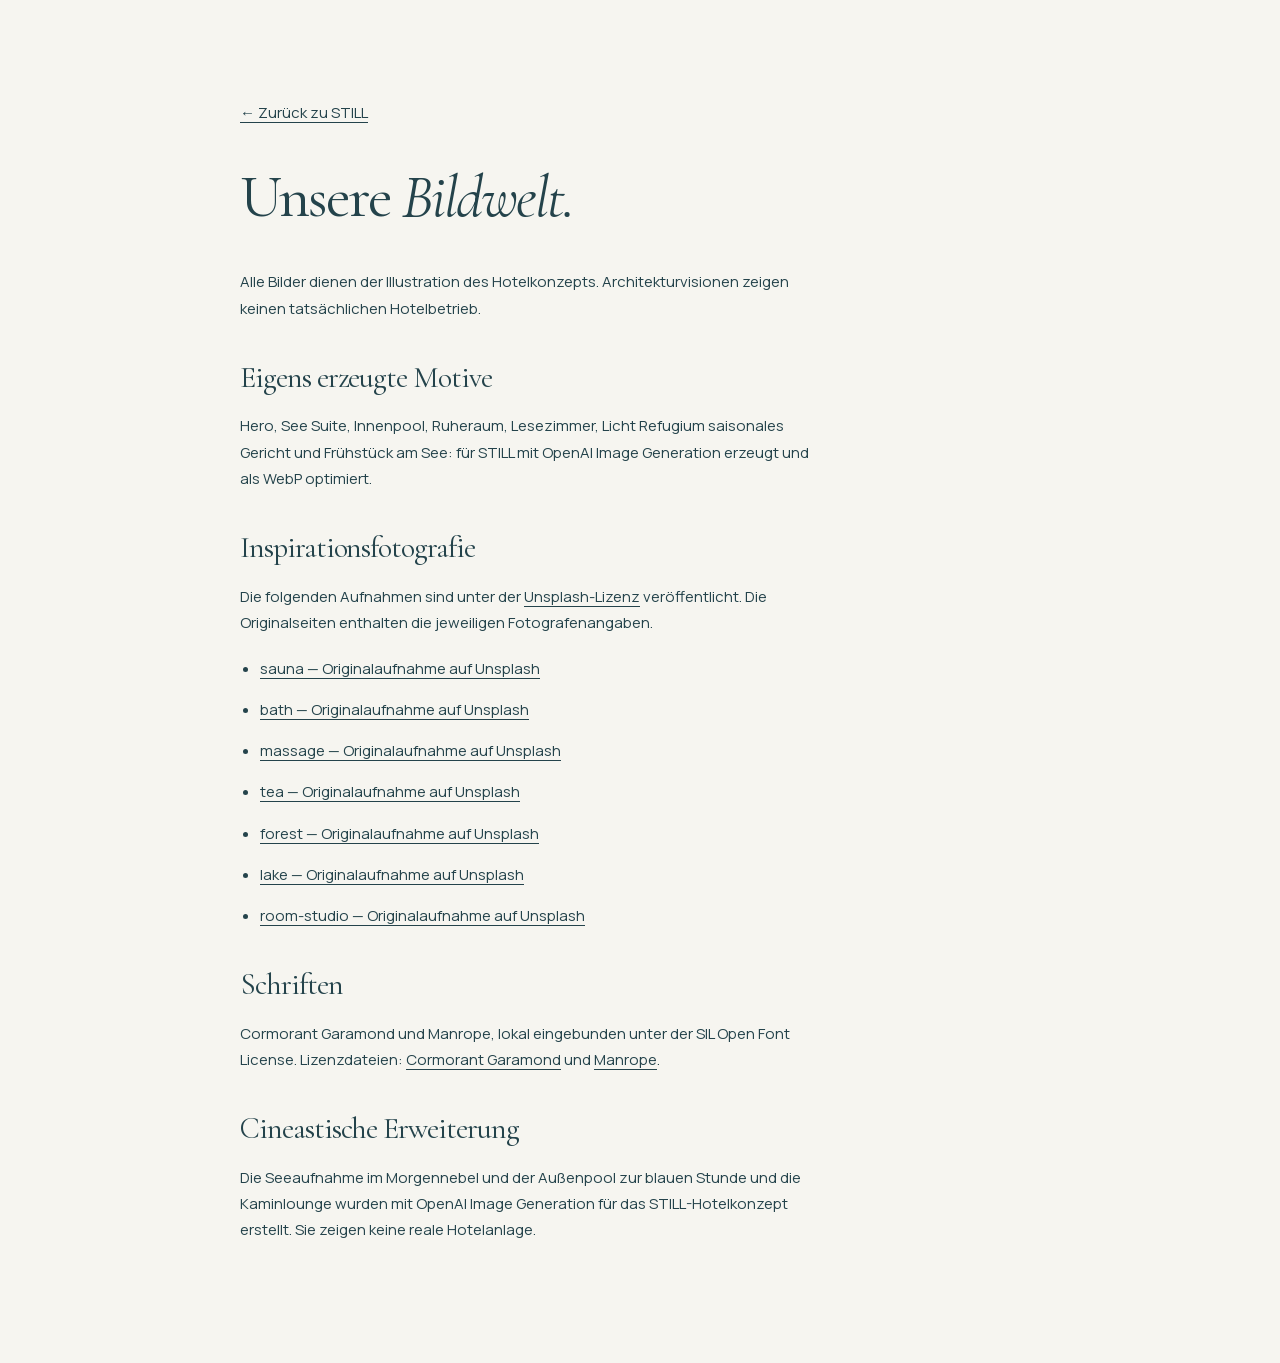
<file: public/bildnachweise.html>
<!doctype html><html lang="de"><head><meta charset="utf-8"><meta name="viewport" content="width=device-width,initial-scale=1"><meta name="robots" content="noindex,nofollow"><link rel="stylesheet" href="styles.css"><link rel="icon" href="assets/favicon.svg"><title>Bildnachweise · STILL</title></head><body><main class="wrap legal"><a href="./">← Zurück zu STILL</a><h1>Unsere <em>Bildwelt.</em></h1><p>Alle Bilder dienen der Illustration des Hotelkonzepts. Architekturvisionen zeigen keinen tatsächlichen Hotelbetrieb.</p><h2>Eigens erzeugte Motive</h2><p>Hero, See Suite, Innenpool, Ruheraum, Lesezimmer, Licht Refugium saisonales Gericht und Frühstück am See: für STILL mit OpenAI Image Generation erzeugt und als WebP optimiert.</p><h2>Inspirationsfotografie</h2><p>Die folgenden Aufnahmen sind unter der <a href="https://unsplash.com/license">Unsplash-Lizenz</a> veröffentlicht. Die Originalseiten enthalten die jeweiligen Fotografenangaben.</p><ul><li><a href="https://unsplash.com/photos/interior-of-a-wooden-sauna-with-a-heater-Z80uS2A-IFw">sauna — Originalaufnahme auf Unsplash</a></li><li><a href="https://unsplash.com/photos/wooden-sauna-room-with-a-bathtub-and-slippers-jlB0JgWlAns">bath — Originalaufnahme auf Unsplash</a></li><li><a href="https://unsplash.com/photos/a-woman-getting-a-back-massage-at-a-spa--AakIaAPV0w">massage — Originalaufnahme auf Unsplash</a></li><li><a href="https://unsplash.com/photos/a-cup-of-herbal-tea-with-mint-leaves-WcVLb9HIMrk">tea — Originalaufnahme auf Unsplash</a></li><li><a href="https://unsplash.com/photos/forest-pathway-GraajutbJHE">forest — Originalaufnahme auf Unsplash</a></li><li><a href="https://unsplash.com/photos/a-floating-sauna-sits-in-a-stunning-mountain-lake-iffjBg4Rjk8">lake — Originalaufnahme auf Unsplash</a></li><li><a href="https://unsplash.com/photos/a-hotel-room-with-a-bed-desk-chairs-and-a-television-1EJXSLUfqU0">room-studio — Originalaufnahme auf Unsplash</a></li></ul><h2>Schriften</h2><p>Cormorant Garamond und Manrope, lokal eingebunden unter der SIL Open Font License. Lizenzdateien: <a href="assets/CormorantGaramond-OFL.txt">Cormorant Garamond</a> und <a href="assets/Manrope-OFL.txt">Manrope</a>.</p><h2>Cineastische Erweiterung</h2><p>Die Seeaufnahme im Morgennebel und der Außenpool zur blauen Stunde und die Kaminlounge wurden mit OpenAI Image Generation für das STILL-Hotelkonzept erstellt. Sie zeigen keine reale Hotelanlage.</p></main></body></html>
</file>
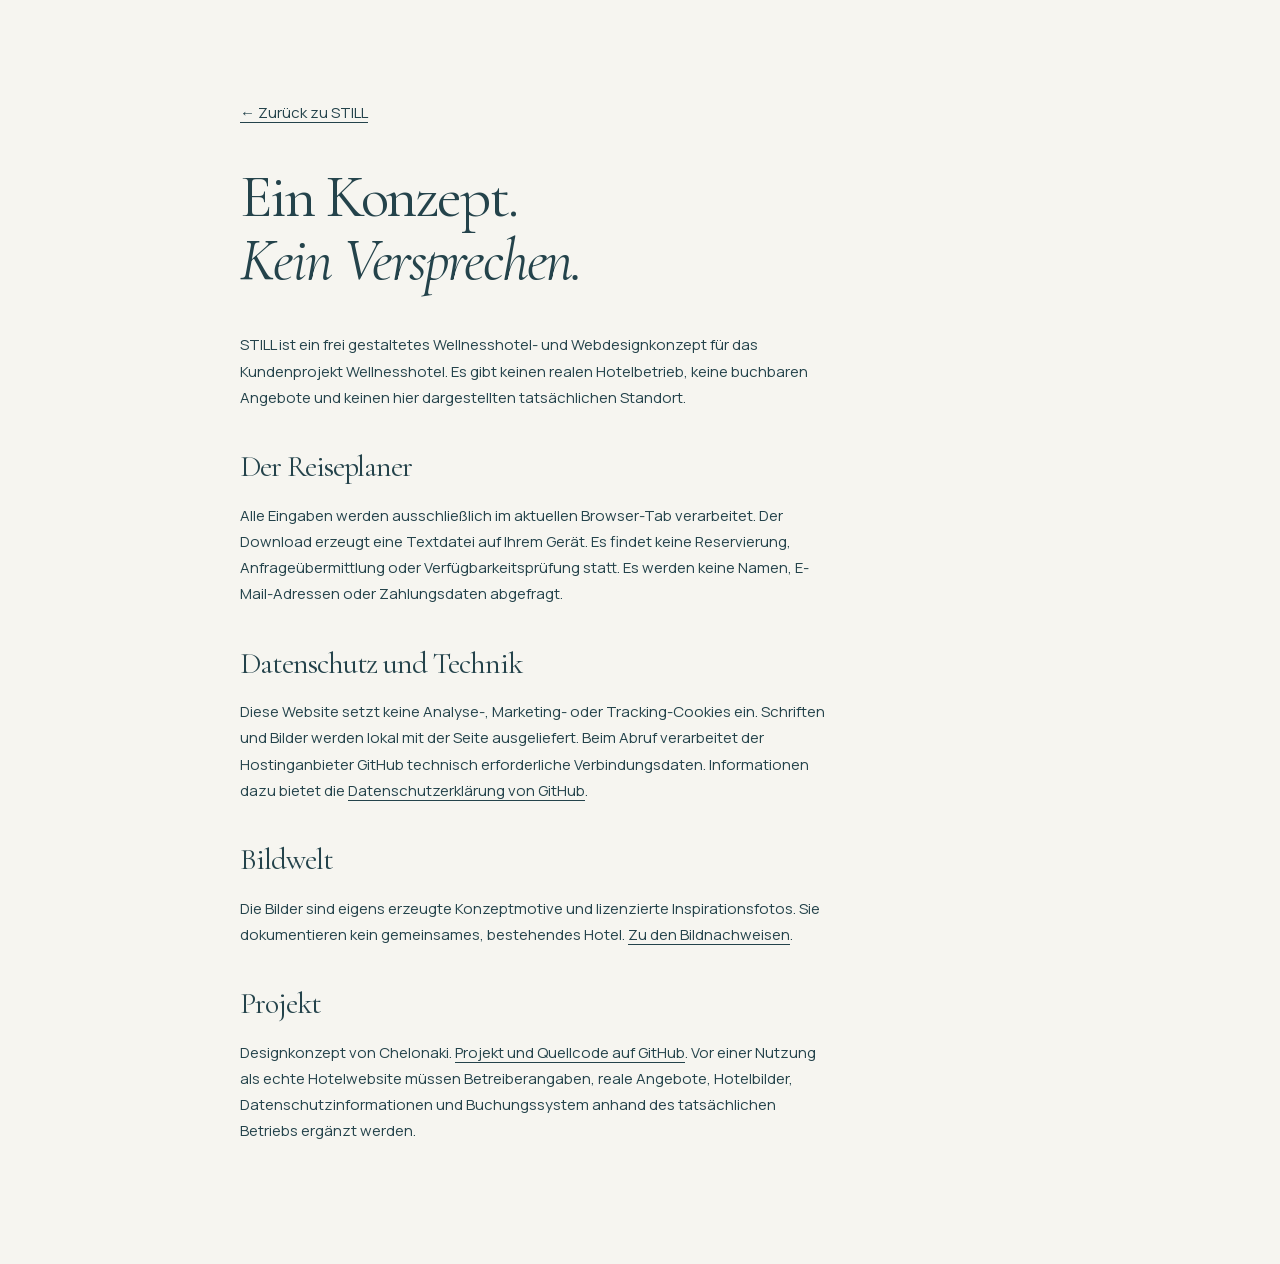
<file: public/hinweise.html>
<!doctype html><html lang="de"><head><meta charset="utf-8"><meta name="viewport" content="width=device-width,initial-scale=1"><meta name="robots" content="noindex,nofollow"><link rel="stylesheet" href="styles.css"><link rel="icon" href="assets/favicon.svg"><title>Konzept & Datenschutz · STILL</title></head><body><main class="wrap legal"><a href="./">← Zurück zu STILL</a><h1>Ein Konzept.<br><em>Kein Versprechen.</em></h1><p>STILL ist ein frei gestaltetes Wellnesshotel- und Webdesignkonzept für das Kundenprojekt Wellnesshotel. Es gibt keinen realen Hotelbetrieb, keine buchbaren Angebote und keinen hier dargestellten tatsächlichen Standort.</p><h2>Der Reiseplaner</h2><p>Alle Eingaben werden ausschließlich im aktuellen Browser-Tab verarbeitet. Der Download erzeugt eine Textdatei auf Ihrem Gerät. Es findet keine Reservierung, Anfrageübermittlung oder Verfügbarkeitsprüfung statt. Es werden keine Namen, E-Mail-Adressen oder Zahlungsdaten abgefragt.</p><h2>Datenschutz und Technik</h2><p>Diese Website setzt keine Analyse-, Marketing- oder Tracking-Cookies ein. Schriften und Bilder werden lokal mit der Seite ausgeliefert. Beim Abruf verarbeitet der Hostinganbieter GitHub technisch erforderliche Verbindungsdaten. Informationen dazu bietet die <a href="https://docs.github.com/en/site-policy/privacy-policies/github-general-privacy-statement">Datenschutzerklärung von GitHub</a>.</p><h2>Bildwelt</h2><p>Die Bilder sind eigens erzeugte Konzeptmotive und lizenzierte Inspirationsfotos. Sie dokumentieren kein gemeinsames, bestehendes Hotel. <a href="bildnachweise.html">Zu den Bildnachweisen</a>.</p><h2>Projekt</h2><p>Designkonzept von Chelonaki. <a href="https://github.com/o-some/wellnesshotell">Projekt und Quellcode auf GitHub</a>. Vor einer Nutzung als echte Hotelwebsite müssen Betreiberangaben, reale Angebote, Hotelbilder, Datenschutzinformationen und Buchungssystem anhand des tatsächlichen Betriebs ergänzt werden.</p></main></body></html>
</file>
<file: public/styles.css>
@font-face{font-family:Still Serif;src:url('assets/display-italic.woff2') format('woff2');font-style:italic;font-weight:400;font-display:swap}
@font-face{font-family:Still Serif;src:url('assets/display.woff2') format('woff2');font-display:swap;font-weight:100 900}@font-face{font-family:Still Sans;src:url('assets/body.woff2') format('woff2');font-display:swap;font-weight:100 900}
:root{--ink:#24434b;--muted:#4f666c;--paper:#f6f5f0;--water:#dfe9e9;--deep:#173d47;--line:#b9c9c9;--serif:'Still Serif',Georgia,serif;--sans:'Still Sans',Arial,sans-serif;--ease:cubic-bezier(.16,1,.3,1)}
*{box-sizing:border-box}html{scroll-behavior:smooth;scroll-padding-top:110px}body{margin:0;background:var(--paper);color:var(--ink);font-family:var(--sans);font-size:15px;line-height:1.75;-webkit-font-smoothing:antialiased}body,button,input,select{font-family:var(--sans)}::selection{background:#acc8cc;color:#12323a}a{color:inherit;text-decoration:none}button,input,select{font:inherit;color:inherit}button,a,input,select{-webkit-tap-highlight-color:transparent}button{cursor:pointer}button:disabled{cursor:default;opacity:.4}a:focus-visible,button:focus-visible,input:focus-visible,select:focus-visible,[tabindex]:focus-visible{outline:3px solid #a57439;outline-offset:5px}p{margin:0 0 1.3em;max-width:65ch}h1,h2,h3{font-family:var(--serif);font-weight:400;line-height:1.05;letter-spacing:-.035em;text-wrap:balance;margin:0}h1{font-size:clamp(64px,6.65vw,96px)}h2{font-size:clamp(42px,4.2vw,66px)}h3{font-size:34px}em{font-weight:400}img{display:block;width:100%;height:100%;object-fit:cover}figure{margin:0}figcaption{font-size:12px;padding-top:13px;color:var(--muted)}.wrap{max-width:1376px;width:calc(100% - 128px);margin-inline:auto}.section{padding-block:125px}.button{display:inline-flex;align-items:center;justify-content:center;gap:26px;background:var(--deep);color:#fff;padding:16px 25px;border:1px solid transparent;font-size:13px;line-height:1.5;min-height:52px;transition:background .3s,transform .4s var(--ease);text-align:center}.button:hover{background:#315c67;transform:translateY(-2px)}.button span{font-size:22px;line-height:1}.button.light{background:var(--paper);color:var(--ink)}.button.light:hover{background:#fff}.text-link{display:inline-flex;align-items:center;gap:24px;background:none;border:0;border-bottom:1px solid #9aafb1;padding:0 0 7px;font-size:13px;line-height:1.6}.text-link:hover{color:#577b84;border-color:currentColor}.text-link span{font-size:21px}.small-label{text-transform:uppercase;letter-spacing:.15em;font-size:10px}.fine-note{font-size:11px;line-height:1.7;color:var(--muted)}.skip{position:fixed;z-index:50;top:-100px;left:16px;padding:15px;background:#fff}.skip:focus{top:10px}.header{position:absolute;top:0;z-index:20;width:100%;height:113px;display:flex;align-items:center;justify-content:space-between;padding:0 4.5%;color:#fff;border-bottom:1px solid #ffffff30;transition:background .3s,color .3s}.header.scrolled{position:fixed;height:82px;background:rgba(246,245,240,.98);color:var(--ink);box-shadow:0 8px 30px #19353f0a}.wordmark{font-family:var(--serif);font-size:40px;letter-spacing:.2em;line-height:1;display:inline-flex;flex-direction:column;align-items:center}.wordmark span{font-family:var(--sans);font-size:8px;letter-spacing:.25em;margin-top:9px;margin-right:7px}.nav{display:flex;gap:32px;font-size:12px}.nav a{padding:10px 0;position:relative}.nav a:after{content:'';position:absolute;bottom:4px;left:0;right:0;height:1px;background:currentColor;transform:scaleX(0);transform-origin:left;transition:transform .4s}.nav a:hover:after{transform:scaleX(1)}.nav-cta{background:transparent;border-color:#ffffff70;color:inherit;min-height:46px;padding:12px 20px}.scrolled .nav-cta{background:var(--deep);border-color:var(--deep);color:#fff}.menu-toggle{display:none}.hero{height:min(930px,100svh);min-height:720px;position:relative;overflow:hidden;background:#526e78;color:white}.hero-image{position:absolute;inset:0;animation:hero-drift 24s ease-in-out infinite alternate;object-position:50% 58%;will-change:transform}.hero-shade{position:absolute;inset:0;background:linear-gradient(180deg,rgba(15,38,48,.5),rgba(10,35,43,.12) 30%,rgba(10,35,43,.21) 60%,rgba(10,35,43,.6)),linear-gradient(90deg,rgba(15,36,43,.22),transparent 75%)}.hero-content{position:absolute;top:31%;left:9%;max-width:780px}.hero h1 em{font-style:italic}.hero-content p{font-size:16px;font-weight:400;margin:29px 0 34px;letter-spacing:.025em}.hero-foot{position:absolute;bottom:78px;left:4.5%;right:4.5%;display:flex;align-items:center;justify-content:space-between;font-size:11px;letter-spacing:.06em}.hero-foot>a{display:flex;gap:30px;font-size:9px;letter-spacing:.2em}.hero-foot a span{font-size:20px}.motion-toggle{border:0;border-bottom:1px solid #ffffff70;color:#fff;background:none;font-size:10px;padding:10px 0}.mist{position:absolute;bottom:-25%;left:-25%;width:100%;height:70%;background:radial-gradient(ellipse,#dbe7e429,transparent 67%);filter:blur(35px);pointer-events:none;animation:mist 35s ease-in-out infinite alternate}.quick-plan{position:relative;z-index:3;display:grid;grid-template-columns:1.1fr 1fr .8fr 1.2fr;align-items:center;gap:20px;min-height:112px;background:var(--paper);margin-top:-42px;padding:24px 34px;box-shadow:0 20px 50px #233e4b14}.quick-plan p{font-family:var(--serif);font-size:24px;margin:3px 0 0}.quick-plan>a:not(.button){font-size:12px;padding:10px 20px;border-left:1px solid var(--line);display:flex;gap:20px}.quick-plan .button{padding-inline:16px;font-size:12px}.intro{display:grid;grid-template-columns:1fr 1fr;gap:10%;align-items:center;padding-bottom:150px}.intro-copy{max-width:480px}.intro-copy h2{margin-bottom:35px}.lead{font-size:18px;line-height:1.7}.intro-copy>p:not(.lead){color:var(--muted);font-size:14px}.intro-copy .text-link{margin-top:13px}.intro-copy .fine-note{display:block;margin-top:32px}.intro-art{position:relative;padding:0 0 64px 10px}.intro-art .tall{width:82%;height:555px;margin-left:auto}.intro-art .tall img{height:calc(100% - 30px)}.intro-art .small-image{position:absolute;bottom:0;left:-30px;width:44%;height:235px;border:9px solid var(--paper);box-shadow:0 20px 35px #203e4614}.vertical-note{position:absolute;top:35px;left:0;writing-mode:vertical-rl;transform:rotate(180deg);font-size:9px;letter-spacing:.23em}.section-heading{display:flex;justify-content:space-between;gap:60px;align-items:flex-end;margin-bottom:55px}.section-heading>p,.section-heading>div{max-width:370px;font-size:14px;color:var(--muted)}.section-heading p:last-child{margin-bottom:0}.spa{padding-top:100px;background:#e7eeee}.spa .section-heading{margin-bottom:60px}.parallax-scene{position:relative;overflow:hidden}.pool-scene{height:650px}.parallax-scene>img{position:absolute;inset:-12% 0;width:100%;height:124%;object-fit:cover;will-change:transform}.scene-shade{position:absolute;inset:0;background:linear-gradient(0deg,#15384288,transparent 75%)}.pool-caption{position:absolute;bottom:70px;left:9%;color:white}.pool-caption span{font-family:var(--serif);font-size:47px;line-height:1.12}.pool-caption p{margin:20px 0 0;font-size:12px}.scene-tag{position:absolute;right:5%;bottom:70px;writing-mode:vertical-rl;color:#fff;letter-spacing:.23em;font-size:9px}.rituals{display:grid;grid-template-columns:repeat(3,1fr);gap:32px;padding-top:70px}.image-frame{height:300px;overflow:hidden}.image-frame img{transition:transform 1.3s var(--ease)}.ritual:hover .image-frame img{transform:scale(1.045)}.ritual-title{display:flex;align-items:center;justify-content:space-between;margin:26px 0 15px}.ritual-title h3{font-size:31px}.ritual-title>span{font-size:23px}.ritual p{font-size:13px;color:var(--muted);margin-bottom:22px;max-width:35ch}.ritual .text-link{font-size:11px}.room-tabs{display:flex;gap:44px;border-bottom:1px solid var(--line);margin-bottom:35px}.room-tabs button{background:none;border:0;padding:15px 0 16px;font-size:13px;position:relative}.room-tabs button[aria-selected=true]:after{position:absolute;content:'';height:2px;background:var(--deep);bottom:-1px;inset-inline:0}.room-tabs button[aria-selected=false]{color:var(--muted)}.room-feature{display:grid;grid-template-columns:1.5fr 1fr;gap:65px;align-items:center}.room-picture{height:540px;position:relative;overflow:hidden}.room-picture img{transition:opacity .3s}.image-label{position:absolute;bottom:24px;left:24px;background:#f6f5f0ed;padding:7px 15px;font-size:10px;letter-spacing:.06em}.room-counter{font-size:11px;letter-spacing:.16em;color:var(--muted)}.room-description h3{font-size:47px;margin:20px 0 24px}.room-description>p{font-size:14px;color:var(--muted)}.room-description ul{list-style:none;padding:10px 0 30px;margin:0;font-size:12px}.room-description li{padding:10px 0;border-bottom:1px solid #cad5d3}.room-description li:before{content:'—';margin-right:14px;color:#64858c}.room-description .fine-note{font-size:10px;margin-top:17px}.food{background:#e8e6de;padding-block:115px 95px}.food-layout{display:grid;grid-template-columns:1.15fr 1fr;gap:0 10%;align-items:center}.food-main{height:560px}.food-copy h2{margin-bottom:30px}.food-copy>p:not(.lead){font-size:14px;color:var(--muted)}.food-copy .text-link{margin-top:10px}.breakfast{width:70%;margin:45px 0 0 auto;grid-column:2}.breakfast img{height:235px}.nature{height:720px;color:#fff}.nature-shade{position:absolute;inset:0;background:linear-gradient(90deg,#10281cdf,rgba(9,37,26,.1)),linear-gradient(0deg,#10281c55,transparent)}.nature-copy{position:relative;padding-top:160px}.nature-copy h2{font-size:clamp(54px,5.5vw,82px)}.nature-copy p{margin:30px 0 36px;font-size:15px}.arrangement-list{border-top:1px solid var(--line)}.arrangement-list>button{width:100%;display:grid;grid-template-columns:.65fr 1.2fr 1.1fr 60px;align-items:center;gap:25px;text-align:left;background:none;border:0;border-bottom:1px solid var(--line);padding:35px 15px;transition:background .4s}.arrangement-list>button:hover{background:#e3eae7}.arrangement-list>button>span:first-child{font-size:11px;color:var(--muted)}.arrangement-list h3{font-size:35px}.arrangement-list p{font-size:12px;color:var(--muted);margin:0}.round-arrow{width:46px;height:46px;display:grid;place-items:center;border:1px solid var(--line);border-radius:50%;font-size:22px;transition:transform .4s}.arrangement-list button:hover .round-arrow{transform:rotate(45deg)}.arrangements>.fine-note{margin-top:20px}.journal{background:#e9efed;overflow:hidden}.gallery-controls{display:flex;align-items:center;gap:20px}.gallery-controls button{border:1px solid #9fb5b8;background:transparent;width:45px;height:45px;border-radius:50%;font-size:20px}.gallery-controls span{font-size:11px;font-variant-numeric:tabular-nums}.gallery{display:flex;gap:26px;overflow-x:auto;scroll-snap-type:x mandatory;scrollbar-width:thin;scrollbar-color:#77979c transparent;padding:0 max(64px,calc((100vw - 1376px)/2)) 25px;scroll-padding-left:64px;overscroll-behavior-x:contain}.gallery figure{flex:0 0 29vw;max-width:450px;min-width:280px;scroll-snap-align:start}.gallery img{height:390px}.gallery figcaption{font-family:var(--serif);font-size:23px;color:var(--ink);padding-top:20px}.planner{background:#d7e4e5}.planner-grid{display:grid;grid-template-columns:1fr 1.12fr;gap:70px}.planner-heading>p{max-width:34ch;margin-top:30px;font-size:14px}.concept-note{display:flex;gap:12px;max-width:330px;margin-top:35px}.concept-note p{font-size:11px;line-height:1.9;color:var(--muted)}.concept-note strong{font-weight:500;color:var(--ink)}.concept-dot{width:7px;height:7px;flex-shrink:0;border-radius:50%;background:#5b7c83;margin-top:7px}.form-row{display:grid;grid-template-columns:1fr 1fr;gap:24px;margin-bottom:25px}form label{display:block;font-size:12px}input[type=date],select{display:block;width:100%;min-width:0;background:transparent;border:0;border-bottom:1px solid #86a2a8;border-radius:0;padding:14px 0;font-size:16px;min-height:54px;caret-color:var(--deep)}input[type=date]::-webkit-calendar-picker-indicator{opacity:.65}fieldset{border:0;padding:15px 0 0;margin:15px 0 30px}legend{font-size:12px;margin-bottom:15px}.interest-options{display:flex;flex-wrap:wrap;gap:10px}.interest-options label{position:relative}.interest-options input{position:absolute;opacity:0;width:100%;height:100%;inset:0;margin:0;cursor:pointer}.interest-options span{display:block;border:1px solid #91acb0;padding:10px 15px;font-size:12px;transition:background .3s,color .3s}.interest-options input:checked+span{background:var(--deep);border-color:var(--deep);color:#fff}.interest-options input:focus-visible+span{outline:3px solid #a57439;outline-offset:3px}.planner-submit{width:100%;justify-content:space-between}.planner form>.fine-note{margin-top:18px;font-size:10px}.form-error{font-size:12px;color:#803b2a;margin-top:-12px}.form-error:empty{display:none}.plan-result{grid-column:1/-1;padding:35px;background:var(--paper);border-top:2px solid #7a9ca3}.plan-result[hidden]{display:none}.plan-result h3{margin-top:12px;font-size:38px}.plan-result>p{margin-top:25px;white-space:pre-line}.plan-result>div:last-of-type{display:flex;align-items:center;gap:30px}.plan-result .fine-note{margin-bottom:0}.faq{display:grid;grid-template-columns:1fr 1.4fr;gap:70px}.faq details{border-bottom:1px solid var(--line)}.faq details:first-child{border-top:1px solid var(--line)}.faq summary{list-style:none;cursor:pointer;padding:24px 40px 24px 0;position:relative;font-size:14px}.faq summary::-webkit-details-marker{display:none}.faq summary:after{content:'+';position:absolute;right:4px;top:17px;font-size:25px}.faq details[open] summary:after{content:'−'}.faq details p{font-size:13px;line-height:1.8;color:var(--muted);padding:0 25px 16px 0}.closing{padding:70px 0 85px;background:var(--deep);color:var(--paper)}.closing p{font-size:12px;letter-spacing:.05em;margin-bottom:20px}.closing a{display:flex;align-items:center;justify-content:space-between;font-family:var(--serif);font-size:clamp(35px,5.3vw,76px);line-height:1.3}.closing a em{margin-left:.25em}.closing a span{margin-left:auto;font-size:70px}.footer{display:flex;flex-wrap:wrap;justify-content:space-between;padding-top:65px}.footer .wordmark{font-size:40px}.footer p{font-size:12px;color:var(--muted);margin-top:22px}.footer-links{display:flex;gap:30px;align-items:center;font-size:11px}.footer-bottom{display:flex;justify-content:space-between;width:100%;border-top:1px solid var(--line);margin-top:40px;padding:22px 0;font-size:9px;color:var(--muted)}.toast{position:fixed;bottom:24px;left:50%;transform:translate(-50%,25px);background:var(--deep);box-shadow:0 10px 35px #162f4433;color:white;padding:16px 25px;font-size:12px;z-index:30;opacity:0;pointer-events:none;transition:opacity .3s,transform .3s;max-width:90vw;text-align:center}.toast.visible{opacity:1;transform:translate(-50%,0)}.reveal{opacity:1;transform:none;transition:opacity 1.2s var(--ease),transform 1.2s var(--ease)}.reveal.pending{opacity:.5;transform:translateY(24px)}.reveal:nth-child(2){transition-delay:.12s}.reveal:nth-child(3){transition-delay:.24s}.legal{max-width:800px;padding:100px 0}.legal h1{font-size:60px;margin:40px 0}.legal h2{font-size:30px;margin:40px 0 20px}.legal a{text-decoration:underline;text-underline-offset:4px}.legal ul{padding-left:20px}.legal li{margin-bottom:15px}.no-motion *{animation:none!important;transition:none!important;scroll-behavior:auto!important}.no-motion [data-parallax]{transform:none!important}.no-motion .reveal{opacity:1;transform:none}
@keyframes hero-drift{from{transform:scale(1.015)}to{transform:scale(1.07) translateY(-1%)}}@keyframes mist{from{transform:translateX(0)}to{transform:translateX(45%)}}
@media(min-width:1900px){.hero-content{left:calc((100vw - 1376px)/2)}.hero{max-height:1100px;height:90svh}.hero-content h1{font-size:96px}.gallery figure{width:420px}.pool-scene{height:760px}}
@media(max-width:1100px){.wrap{width:calc(100% - 72px)}.nav{gap:20px}.header{padding-inline:36px}.quick-plan{grid-template-columns:1fr 1fr}.quick-plan>a:not(.button){border:0;padding:8px 0}.quick-plan>div{grid-row:span 2}.quick-plan>a:nth-child(3){display:none}.intro{gap:6%}.intro-art .tall{height:470px}.intro-art .small-image{height:200px;left:-10px}.rituals{gap:23px}.image-frame{height:250px}.room-feature{gap:35px}.room-picture{height:470px}.room-description h3{font-size:40px}.arrangement-list>button{grid-template-columns:.6fr 1.2fr 1fr 40px;gap:20px}.arrangement-list h3{font-size:28px}.planner-grid{gap:45px}.gallery{padding-inline:36px;scroll-padding-left:36px}.footer-links{gap:20px}}
@media(max-width:780px){html{scroll-padding-top:85px}.wrap{width:calc(100% - 40px)}.section{padding-block:76px}h2{font-size:43px}.header{height:90px;padding:0 22px}.header.scrolled{height:72px}.wordmark{font-size:31px}.wordmark span{font-size:6px}.nav-cta{margin-left:auto;margin-right:20px;font-size:10px;padding:9px 12px;min-height:40px;gap:13px}.nav-cta span{font-size:18px}.menu-toggle{display:flex;width:28px;height:44px;flex-direction:column;justify-content:center;gap:7px;background:none;border:0;padding:0;color:inherit}.menu-toggle span{height:1px;width:26px;background:currentColor;transition:transform .3s}.menu-toggle[aria-expanded=true] span:first-child{transform:translateY(4px) rotate(45deg)}.menu-toggle[aria-expanded=true] span:last-child{transform:translateY(-4px) rotate(-45deg)}.nav{display:none;position:absolute;top:100%;left:0;right:0;background:var(--paper);color:var(--ink);padding:24px;flex-direction:column;gap:5px;border-bottom:1px solid var(--line)}.nav.open{display:flex}.nav a{font-size:18px;padding:12px}.header:has(.nav.open){background:var(--paper);color:var(--ink)}.hero{height:88svh;min-height:650px;max-height:900px}.hero-image{object-position:59% 50%}.hero-shade{background:linear-gradient(180deg,#18343e75,#18343e33 30%,#1736427a 85%)}.hero-content{left:24px;right:18px;top:29%;max-width:560px}.hero h1{font-size:clamp(52px,9.4vw,76px)}.hero-content p{font-size:13px;max-width:28ch;margin:24px 0 28px}.hero-content .button{font-size:12px}.hero-foot{left:24px;right:24px;bottom:66px}.hero-foot>span{display:none}.hero-foot>a{font-size:8px;gap:18px}.motion-toggle{font-size:9px}.quick-plan{margin-top:-28px;min-height:0;padding:23px;gap:20px;grid-template-columns:1fr}.quick-plan>div{grid-row:auto;display:flex;justify-content:space-between;align-items:center;gap:20px}.quick-plan p{font-size:22px}.quick-plan .small-label{font-size:8px;max-width:70px}.quick-plan>a:not(.button){display:none}.quick-plan .button{min-height:48px}.intro{display:flex;flex-direction:column;gap:50px;padding-top:80px}.intro-copy{max-width:none}.intro-copy h2{margin-bottom:27px}.intro-copy p{max-width:50ch}.lead{font-size:17px}.intro-art{width:100%;max-width:550px;padding-bottom:55px}.intro-art .tall{height:460px;width:82%}.intro-art .small-image{width:42%;height:220px;left:0;border-width:7px}.vertical-note{font-size:8px}.section-heading{display:block;margin-bottom:35px}.section-heading>p,.section-heading>div{margin-top:25px;max-width:45ch}.spa .section-heading{margin-bottom:35px}.pool-scene{height:450px}.pool-caption{left:24px;bottom:40px}.pool-caption span{font-size:36px}.scene-tag{right:20px;bottom:40px}.rituals{grid-template-columns:1fr;gap:40px;padding-top:45px}.image-frame{height:340px}.ritual-title{margin-top:22px}.ritual p{max-width:45ch}.ritual .text-link{font-size:12px}.room-tabs{gap:28px;justify-content:space-between}.room-tabs button{font-size:12px}.room-feature{grid-template-columns:1fr;gap:27px}.room-picture{height:390px}.room-description h3{margin:13px 0 20px;font-size:41px}.room-description ul{padding-bottom:22px}.room-description .button{width:100%}.food-layout{grid-template-columns:1fr;gap:35px}.food-main{height:390px;order:2}.food-copy{order:1}.breakfast{order:3;grid-column:1;width:78%;margin-top:-5px}.breakfast img{height:220px}.nature{height:590px}.nature-copy{padding-top:110px}.nature-copy h2{font-size:57px}.nature-copy p{font-size:13px;max-width:32ch}.nature-copy .button{font-size:11px;gap:15px}.arrangement-list>button{grid-template-columns:1fr 50px;gap:13px;padding:27px 5px}.arrangement-list>button>span:first-child{grid-column:1}.arrangement-list h3{grid-column:1;font-size:31px}.arrangement-list p{grid-column:1;font-size:11px}.round-arrow{grid-column:2;grid-row:1/4}.gallery-controls{margin-top:25px!important}.gallery{padding-inline:20px;scroll-padding-left:20px;gap:18px}.gallery figure{flex-basis:77vw;min-width:0}.gallery img{height:365px}.gallery figcaption{font-size:22px}.planner-grid{grid-template-columns:1fr;gap:35px}.planner-heading h2 br:nth-of-type(2){display:none}.planner-heading>p{max-width:42ch}.concept-note{max-width:45ch;margin-top:24px}.form-row{gap:18px}.interest-options span{font-size:11px;padding:10px 12px}.plan-result{padding:25px 20px}.plan-result h3{font-size:33px}.plan-result>div:last-of-type{align-items:stretch;flex-direction:column;gap:20px}.plan-result .text-link{align-self:flex-start}.faq{grid-template-columns:1fr;gap:30px}.faq summary{font-size:13px}.closing{padding:55px 0}.closing a{font-size:40px;display:block;position:relative;padding-right:45px}.closing a em{display:block;margin:0}.closing a span{position:absolute;right:0;top:15px;font-size:43px}.closing p{font-size:11px;max-width:25ch}.footer{padding-top:45px}.footer-links{display:flex;flex-direction:column;align-items:flex-start;gap:13px;font-size:10px}.footer>div:first-child{max-width:48%}.footer p{font-size:10px;max-width:20ch}.footer-bottom{gap:12px;flex-direction:column;font-size:9px;margin-top:25px}.legal{padding-block:50px}.legal h1{font-size:44px}.legal h2{font-size:30px}}
@media(max-width:390px){.nav-cta{margin-right:15px;padding-inline:9px}.nav-cta span{display:none}.hero h1{font-size:52px}.room-tabs{gap:16px}.room-tabs button{font-size:11px}.intro-art .tall{height:400px}.intro-art .small-image{height:185px}.room-picture{height:330px}.image-frame{height:280px}.form-row{gap:13px}input[type=date],select{font-size:14px}.planner-heading h2{font-size:42px}}
@media(prefers-reduced-motion:reduce){html{scroll-behavior:auto}*,*:before,*:after{animation:none!important;transition:none!important}.reveal.pending{opacity:1;transform:none}[data-parallax]{transform:none!important}}

.icon{width:22px;height:22px;flex-shrink:0;vertical-align:middle}.gallery-controls .icon{width:20px;height:20px}.closing a>span .icon{width:65px;height:65px}.arrangement-list>button{grid-template-columns:1.4fr 1.3fr 60px}.quick-plan>div{display:block}.quick-plan p{margin:0}.hero-foot .icon{width:18px;height:18px}.footer-links .icon{width:14px;height:14px}
@media(max-width:780px){.arrangement-list>button{grid-template-columns:1fr 50px}.round-arrow{grid-row:1/3}.quick-plan>div{text-align:center}.closing a>span .icon{width:42px;height:42px}}

/* STILL refinement: morning light joins the dining story into one composition. */
.food{position:relative;isolation:isolate;overflow:hidden;background:#ecebe4}
.food-layout{grid-template-areas:"main copy" "main breakfast";grid-template-columns:1.06fr 1fr;gap:32px 8%;align-items:start;position:relative;z-index:1}
.food-main{grid-area:main;height:100%;min-height:650px;overflow:hidden;box-shadow:0 24px 65px #314b4917}
.food-main img{transform:scale(1.07) translate3d(0,var(--dining-shift,0px),0);object-position:43% center}
.food-copy{grid-area:copy;padding-top:12px}
.breakfast{grid-area:breakfast;width:100%;margin:0;align-self:end}
.breakfast img{height:265px;object-position:center;box-shadow:0 18px 40px #314b4912}
.breakfast figcaption{padding-top:14px}
.food:before{content:"";position:absolute;z-index:0;inset:-40%;pointer-events:none;background:linear-gradient(112deg,transparent 32%,#fff8de88 46%,#fffdf622 50%,transparent 60%);transform:translateX(-12%);animation:morning-light 22s ease-in-out infinite alternate;animation-play-state:paused}
.light-scene.in-view:before,.light-scene.in-view:after{animation-play-state:running}
.pool-scene:after{content:"";position:absolute;inset:35% -10% -20%;pointer-events:none;background:repeating-radial-gradient(ellipse at 30% 40%,transparent 0 45px,#f1fbff1c 50px,transparent 58px 94px);mix-blend-mode:soft-light;opacity:.4;transform:rotate(-8deg) scale(1.2);animation:water-light 18s ease-in-out infinite alternate;animation-play-state:paused}
.pool-caption,.scene-tag{z-index:2}
.reading-progress{position:fixed;z-index:40;top:0;left:0;width:100%;height:2px;transform:scaleX(var(--reading-progress,0));transform-origin:left;background:#a5bfc3;pointer-events:none}
.button{position:relative;overflow:hidden;isolation:isolate}
.button:after{content:"";position:absolute;inset:-50% -80%;pointer-events:none;background:linear-gradient(110deg,transparent 42%,#ffffff24 50%,transparent 58%);transform:translateX(-45%);transition:transform 1.1s var(--ease)}
.button:hover:after,.button:focus-visible:after{transform:translateX(45%)}
.gallery figure img{transition:transform 1.2s var(--ease),box-shadow 1.2s var(--ease)}
.gallery figure:hover img{transform:translateY(-5px);box-shadow:0 20px 40px #1838421a}
.room-picture{background:#e0e8e5}
.page-hidden *, .page-hidden *:before,.page-hidden *:after{animation-play-state:paused!important}
.hero:not(.in-view) .hero-image,.hero:not(.in-view) .mist{animation-play-state:paused}
.no-motion .food-main img{transform:none!important}.no-motion *:before,.no-motion *:after{animation:none!important;transition:none!important}
@keyframes morning-light{from{transform:translateX(-12%) rotate(-3deg);opacity:.45}to{transform:translateX(14%) rotate(3deg);opacity:.85}}
@keyframes water-light{from{transform:translate3d(-1%,-2%,0) rotate(-8deg) scale(1.2);opacity:.22}to{transform:translate3d(3%,3%,0) rotate(-4deg) scale(1.25);opacity:.48}}
@media(max-width:1100px) and (min-width:781px){.food-layout{gap:26px 6%}.food-main{min-height:640px}.breakfast img{height:235px}}
@media(max-width:780px){.food-layout{grid-template-areas:"copy" "main" "breakfast";grid-template-columns:1fr;gap:30px}.food-main{height:380px;min-height:0}.food-copy{padding-top:0}.breakfast{width:86%;margin:0 0 0 auto}.breakfast img{height:230px}.food-main img{transform:none}.food:before{animation-duration:28s}.pool-scene:after{display:none}.gallery figure:hover img{transform:none}}
@media(prefers-reduced-motion:reduce){.food-main img{transform:none}.button:after{display:none}.reading-progress{transition:none}}
</file>
<file: public/cinematic.css>
/* STILL — the day opens, the evening holds. Native scroll throughout. */
.hero{height:100svh;min-height:740px;max-height:1200px}
.hero-content{top:31%}
.hero-content h1{font-size:clamp(64px,7.1vw,96px)}
.hero-image{object-position:center 58%}
.hero-foot{bottom:80px}
.intro{padding-block:155px 165px}
.breathing-scene{height:175svh;position:relative;background:var(--deep)}
.breathing-stage{height:100svh;min-height:660px;position:sticky;top:0;overflow:hidden;color:var(--paper)}
.breathing-frame{position:absolute;inset:0;overflow:hidden;clip-path:inset(var(--frame-inset,4%) var(--frame-inset,4%))}
.breathing-frame img{width:100%;height:112%;position:absolute;top:-6%;object-fit:cover;object-position:50% 52%;transform:translate3d(0,var(--breathe-shift,0px),0) scale(1.025)}
.cinema-shade{position:absolute;inset:0;background:linear-gradient(90deg,#122b36c9 0%,#122b366b 47%,#122b3612 100%),linear-gradient(0deg,#122b3677,transparent 35%)}
.breathing-copy{position:relative;padding-top:clamp(130px,22svh,240px)}
.breathing-copy h2{font-size:clamp(64px,6.5vw,96px);line-height:1.08;max-width:9ch}
.breathing-copy h2 span{display:block;transform:translate3d(0,var(--word-shift,0px),0)}
.breathing-copy h2 span:nth-child(2){margin-left:8%}
.breathing-copy h2 span:nth-child(3){margin-left:16%}
.breathing-copy p{font-size:15px;line-height:1.9;margin-top:34px;max-width:35ch}
.scene-bottom{position:absolute;bottom:45px;left:0;right:0;display:flex;justify-content:space-between;align-items:center;font-size:12px}
.scene-bottom a{display:flex;gap:22px;align-items:center;padding:12px 0}
.spa{padding-top:140px;padding-bottom:140px}
.pool-scene{height:90svh;min-height:620px;max-height:1050px}
.pool-caption span{font-size:clamp(48px,5.5vw,80px)}
.parallax-scene>img{inset:-15% 0;height:130%}
.rituals{display:flex;flex-direction:column;gap:110px;padding-top:120px}
.ritual{display:grid;grid-template-columns:1.25fr 1fr;align-items:center;gap:10%}
.ritual:nth-child(2){grid-template-columns:1fr 1.25fr}
.ritual:nth-child(2) .image-frame{grid-column:2;grid-row:1}
.ritual:nth-child(2) .ritual-story{grid-column:1;grid-row:1;padding-left:7%}
.ritual .image-frame{height:560px}
.ritual .image-frame img{object-position:center 55%;position:relative;top:-5%;height:110%;transform:translate3d(0,var(--ritual-shift,0px),0) scale(1.02)}
.ritual-title{margin-top:0;margin-bottom:25px}
.ritual-title h3{font-size:clamp(38px,3.8vw,58px)}
.ritual-title>span{display:none}
.ritual p{font-size:15px;max-width:37ch;line-height:1.9;margin-bottom:30px}
.ritual .text-link{font-size:12px}
.rooms{padding-top:150px;padding-bottom:70px}
.room-picture{height:650px}
.slow-living{display:grid;grid-template-columns:1fr 1fr;gap:9%;padding-block:110px 150px}
.slow-copy>p:not(.lead){font-size:14px;color:var(--muted);margin-bottom:30px}
.slow-copy .lead{font-size:21px;line-height:1.75;margin-bottom:26px}
.nature{height:90svh;min-height:680px;max-height:1050px}
.nature-copy{padding-top:clamp(150px,23svh,280px)}
.evening{min-height:780px;height:105svh;max-height:1150px;color:var(--paper);background:var(--deep)}
.evening-shade{position:absolute;inset:0;background:linear-gradient(90deg,#102e39d6 0%,#102e3966 50%,#102e3910),linear-gradient(0deg,#102e39ab,transparent 50%)}
.evening-copy{position:relative;padding-top:clamp(130px,20svh,250px)}
.evening-copy h2{font-size:clamp(64px,6.7vw,96px);line-height:1.04}
.evening-copy p{font-size:16px;line-height:1.9;margin:32px 0}
.evening-copy .text-link{border-color:#b9c9c9;color:var(--paper)}
.evening-foot{position:absolute;bottom:55px;left:0;right:0;display:flex;justify-content:space-between;font-size:12px}
.arrangements{padding-block:150px}
.gallery figure{flex-basis:39vw;max-width:620px}
.gallery img{height:510px}
.motion-toggle{position:fixed;right:22px;bottom:20px;z-index:25;background:var(--paper);color:var(--ink);border:1px solid var(--line);padding:10px 15px;min-height:42px;font-size:10px;box-shadow:0 6px 25px #173d4712}
.hero-foot .motion-toggle:hover{background:white}
.no-motion .breathing-frame{clip-path:none}
.no-motion .breathing-frame img,.no-motion .breathing-copy h2 span,.no-motion .ritual .image-frame img{transform:none!important}
@media(min-width:781px) and (max-width:1100px){.rituals{gap:80px}.ritual{gap:6%}.ritual .image-frame{height:470px}.room-picture{height:560px}.slow-living{gap:6%}.gallery img{height:440px}}
@media(max-width:780px){
 .hero{height:94svh;min-height:670px;max-height:950px}.hero-content h1{font-size:clamp(52px,10vw,76px)}.hero-foot{bottom:70px}.hero-content{top:29%}
 .intro{padding-block:95px 90px}.breathing-scene{height:auto}.breathing-stage{position:relative;height:88svh;min-height:650px;max-height:900px}
 .breathing-frame{clip-path:inset(var(--frame-inset,2.2%))}.breathing-frame img{transform:translate3d(0,var(--breathe-shift,0px),0) scale(1.03);object-position:54% 50%}.breathing-copy{padding-top:125px}.breathing-copy h2{font-size:clamp(58px,12vw,78px)}.breathing-copy h2 span{transform:none}.breathing-copy p{font-size:13px;margin-top:28px}
 .scene-bottom{bottom:27px;font-size:10px}.scene-bottom>span{max-width:18ch}.scene-bottom a{gap:10px}
 .spa{padding-block:85px}.pool-scene{height:78svh;min-height:510px;max-height:780px}.pool-caption span{font-size:43px}
 .rituals{padding-top:65px;gap:65px}.ritual,.ritual:nth-child(2){display:flex;flex-direction:column;gap:28px;align-items:stretch}.ritual .image-frame{height:390px}.ritual .image-frame img{height:100%;top:0;transform:none}.ritual:nth-child(2) .ritual-story{padding:0}.ritual:nth-child(2) .image-frame{width:92%;align-self:flex-end}.ritual:nth-child(3) .image-frame{width:92%}.ritual-title{margin:0 0 18px}.ritual-title h3{font-size:39px}.ritual p{font-size:14px;max-width:45ch;margin-bottom:22px}
 .rooms{padding-block:85px 30px}.room-picture{height:420px}.slow-living{display:block;padding-block:55px 85px}.slow-copy{margin-top:30px}.slow-copy .lead{font-size:18px}.slow-copy>p:not(.lead){font-size:14px}
 .nature{height:82svh;min-height:620px;max-height:900px}.nature-copy{padding-top:130px}.evening{height:95svh;min-height:720px;max-height:950px}.evening>img{object-position:58% center}.evening-copy{padding-top:130px}.evening-copy h2{font-size:clamp(59px,12vw,80px)}.evening-copy p{font-size:14px}.evening-foot{font-size:10px;bottom:89px;gap:20px}.evening-foot span{max-width:20ch}
 .arrangements{padding-block:85px}.gallery figure{flex-basis:83vw}.gallery img{height:410px}.motion-toggle{right:12px;bottom:12px;padding:8px 12px;min-height:38px;font-size:9px}
}
@media(max-width:390px){.ritual .image-frame{height:340px}.room-picture{height:350px}.gallery img{height:360px}.breathing-copy h2{font-size:58px}}
@media(prefers-reduced-motion:reduce){.breathing-frame{clip-path:none}.breathing-frame img,.breathing-copy h2 span,.ritual .image-frame img{transform:none!important}}

/* A continuous three-scene journey: woodland, warm water, fireside. */
.cinema-flow{margin-top:-96px;-webkit-mask-image:linear-gradient(to bottom,transparent,#000 96px);mask-image:linear-gradient(to bottom,transparent,#000 96px)}
#abend .evening-foot{bottom:151px}
.fireside>img{object-position:60% center}
.fireside-shade{background:linear-gradient(90deg,#152c36d9 0%,#152c3670 50%,#152c3610),linear-gradient(0deg,#152c36ab,transparent 50%)}
@media(max-width:780px){.cinema-flow{margin-top:-48px;-webkit-mask-image:linear-gradient(to bottom,transparent,#000 48px);mask-image:linear-gradient(to bottom,transparent,#000 48px)}#abend .evening-foot{bottom:115px}.fireside>img{object-position:88% center}.fireside .evening-foot{bottom:115px}.fireside .evening-copy{padding-top:150px}}

html.no-motion{scroll-behavior:auto!important}

@media(max-width:780px){.fireside-shade{background:linear-gradient(90deg,#152c36db,#152c36ab)}}

/* A slow breath of reflected light keeps the two evening scenes alive on touch screens. */
@media(max-width:780px){
 #abend:after,.fireside:after{content:"";position:absolute;inset:0;z-index:1;pointer-events:none;opacity:.24;animation:evening-breath 16s ease-in-out infinite alternate;animation-play-state:paused}
 #abend:after{background:radial-gradient(ellipse 75% 40% at 65% 75%,#e5e9d51c,transparent 72%)}
 #abend.in-view:after{animation-play-state:running}
 .fireside:after{background:radial-gradient(ellipse 60% 55% at 83% 54%,#f7b97729,transparent 72%)}
 #abend .evening-copy,#abend .evening-foot,.fireside .evening-copy,.fireside .evening-foot{z-index:2}
}
@keyframes evening-breath{from{opacity:.16;transform:translate3d(-1%,0,0) scale(1)}to{opacity:.42;transform:translate3d(2%,-1%,0) scale(1.04)}}
</file>
